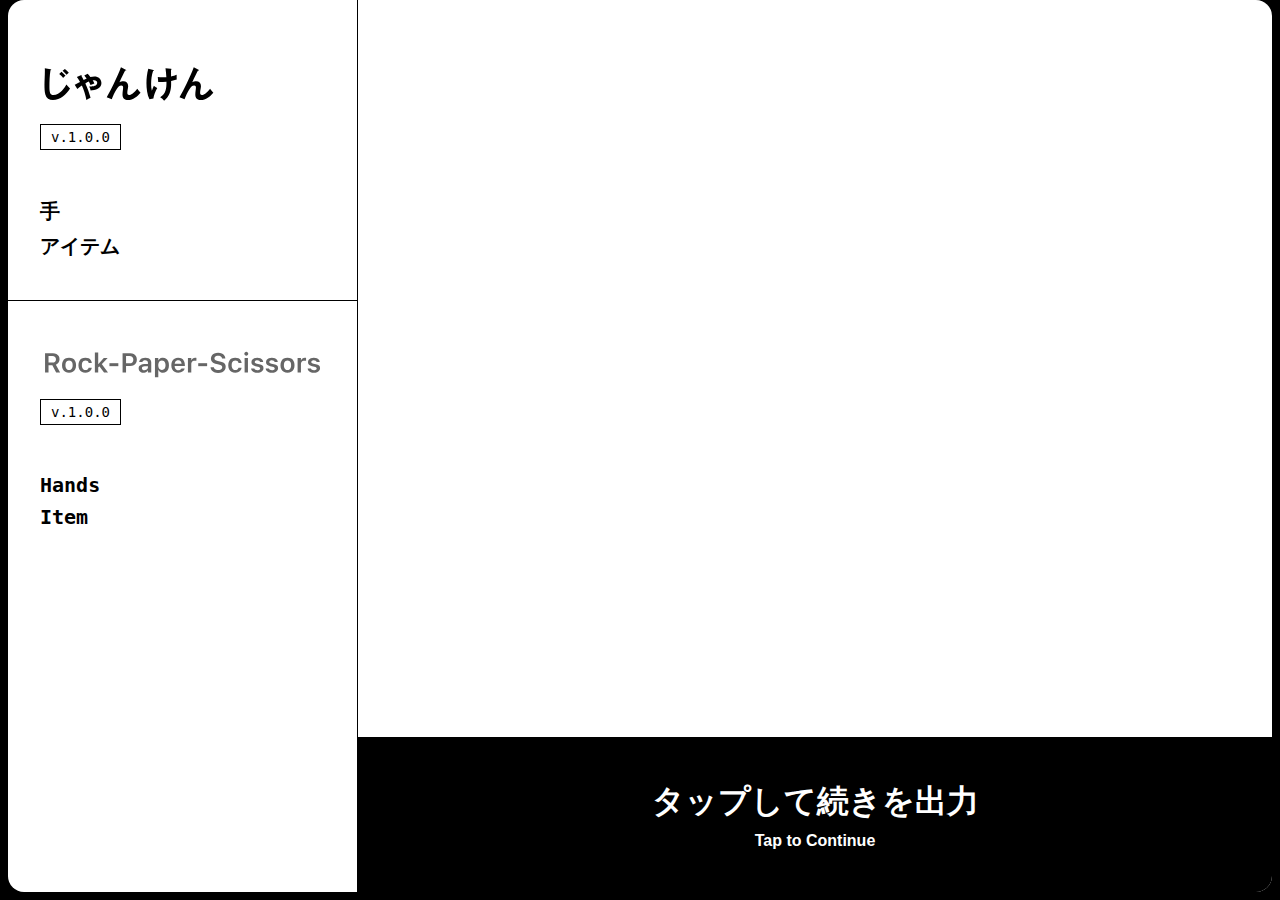
<file: index.html>
<!DOCTYPE html>
<html lang="ja">
<head>
  <meta charset="UTF-8">
  <meta name="viewport" content="width=device-width, initial-scale=1.0, user-scalable=no, maximum-scale=1.0, minimum-scale=1.0, viewport-fit=cover">
  <meta name="apple-mobile-web-app-capable" content="yes">
  <meta name="apple-mobile-web-app-status-bar-style" content="default">
  <meta name="mobile-web-app-capable" content="yes">
  <link rel="manifest" href="manifest.json">
  <title>完成しないゲーム</title>
  <link rel="stylesheet" href="styles.css">
</head>
<body>
  <div class="container">
    <!-- 左カラム：ゲーム情報 -->
    <aside class="left-panel">
      <!-- 日本語パート -->
      <div class="left-half left-half-ja">
        <div class="sticky-sentinel" data-for="ja"></div>
        <div class="left-half-header left-half-header-ja">
          <img class="title-ja" id="title-ja" src="assets/logo_ja.svg" alt="じゃんけん">
          <span class="game-version" id="game-version-ja"><span class="ver-label">v.</span><span class="ver-digits" id="ver-digits-ja">1.0.0</span></span>
        </div>
        <div class="left-half-body">
          <section class="game-section">
            <div class="section-label">手</div>
            <div class="section-content" id="hands-list-ja"></div>
          </section>
          <section class="game-section">
            <div class="section-label">アイテム</div>
            <div class="section-content" id="components-list-ja"></div>
          </section>
        </div>
        <!-- 区切り線（日本語セクション内に配置してstickyの固定範囲を拡張） -->
        <div class="left-panel-divider"></div>
      </div>

      <!-- 英語パート -->
      <div class="left-half left-half-en">
        <div class="sticky-sentinel" data-for="en"></div>
        <div class="left-half-header left-half-header-en">
          <img class="title-en" id="title-en" src="assets/logo_en.svg" alt="Rock-Paper-Scissors">
          <span class="game-version" id="game-version-en"><span class="ver-label">v.</span><span class="ver-digits" id="ver-digits-en">1.0.0</span></span>
        </div>
        <div class="left-half-body">
          <section class="game-section">
            <div class="section-label section-label-en">Hands</div>
            <div class="section-content" id="hands-list-en"></div>
          </section>
          <section class="game-section">
            <div class="section-label section-label-en">Item</div>
            <div class="section-content" id="components-list-en"></div>
          </section>
        </div>
      </div>
    </aside>

    <!-- 右カラム：ルールログ -->
    <main class="right-panel">
      <div class="rule-list" id="rule-list">
        <!-- ルールアイテムがここに追加される -->
      </div>

      <!-- 下部ボタン -->
      <div class="action-button-container idle" id="action-button-container">
        <div class="progress-fill" id="progress-fill"></div>
        <button class="action-button" id="action-button">
          <span class="button-ja">タップして続きを出力</span>
          <span class="button-en">Tap to Continue</span>
        </button>
      </div>
    </main>
  </div>

  <!-- デバッグパネル -->
  <div class="debug-panel" id="debug-panel" hidden>
    <div class="debug-header">
      <span>Debug Panel</span>
      <button id="debug-close">×</button>
    </div>
    <div class="debug-content">
      <div class="debug-buttons" style="margin-bottom: 12px;">
        <button id="debug-cache-clear" style="width: 100%; background: #c00;">Clear Cache & Reload</button>
      </div>

      <p class="debug-version">v<span id="debug-version">0.0.0</span></p>

      <div class="debug-section">
        <label>
          Speed（文字速度）: <span id="speed-value">8</span>
          <input type="range" id="speed-slider" min="1" max="100" value="8">
        </label>
        <label>
          Auto（自動更新間隔）: <span id="auto-generate-value">180</span>s
          <input type="range" id="auto-generate-slider" min="0" max="240" value="180">
        </label>
        <label>
          Duration（ゲージ所要時間）: <span id="gauge-duration-value">54</span>s
          <input type="range" id="gauge-duration-slider" min="1" max="120" value="54">
        </label>
      </div>

      <div class="debug-section">
        <div class="debug-section-title">状態</div>
        <p>Segment: <span id="debug-segment">0</span> / <span id="debug-total">0</span></p>
        <p>Status: <span id="debug-status">待機中</span></p>
      </div>

      <div class="debug-buttons">
        <button id="debug-reset">Reset</button>
      </div>
    </div>
  </div>

  <script src="app.js"></script>
</body>
</html>
</file>
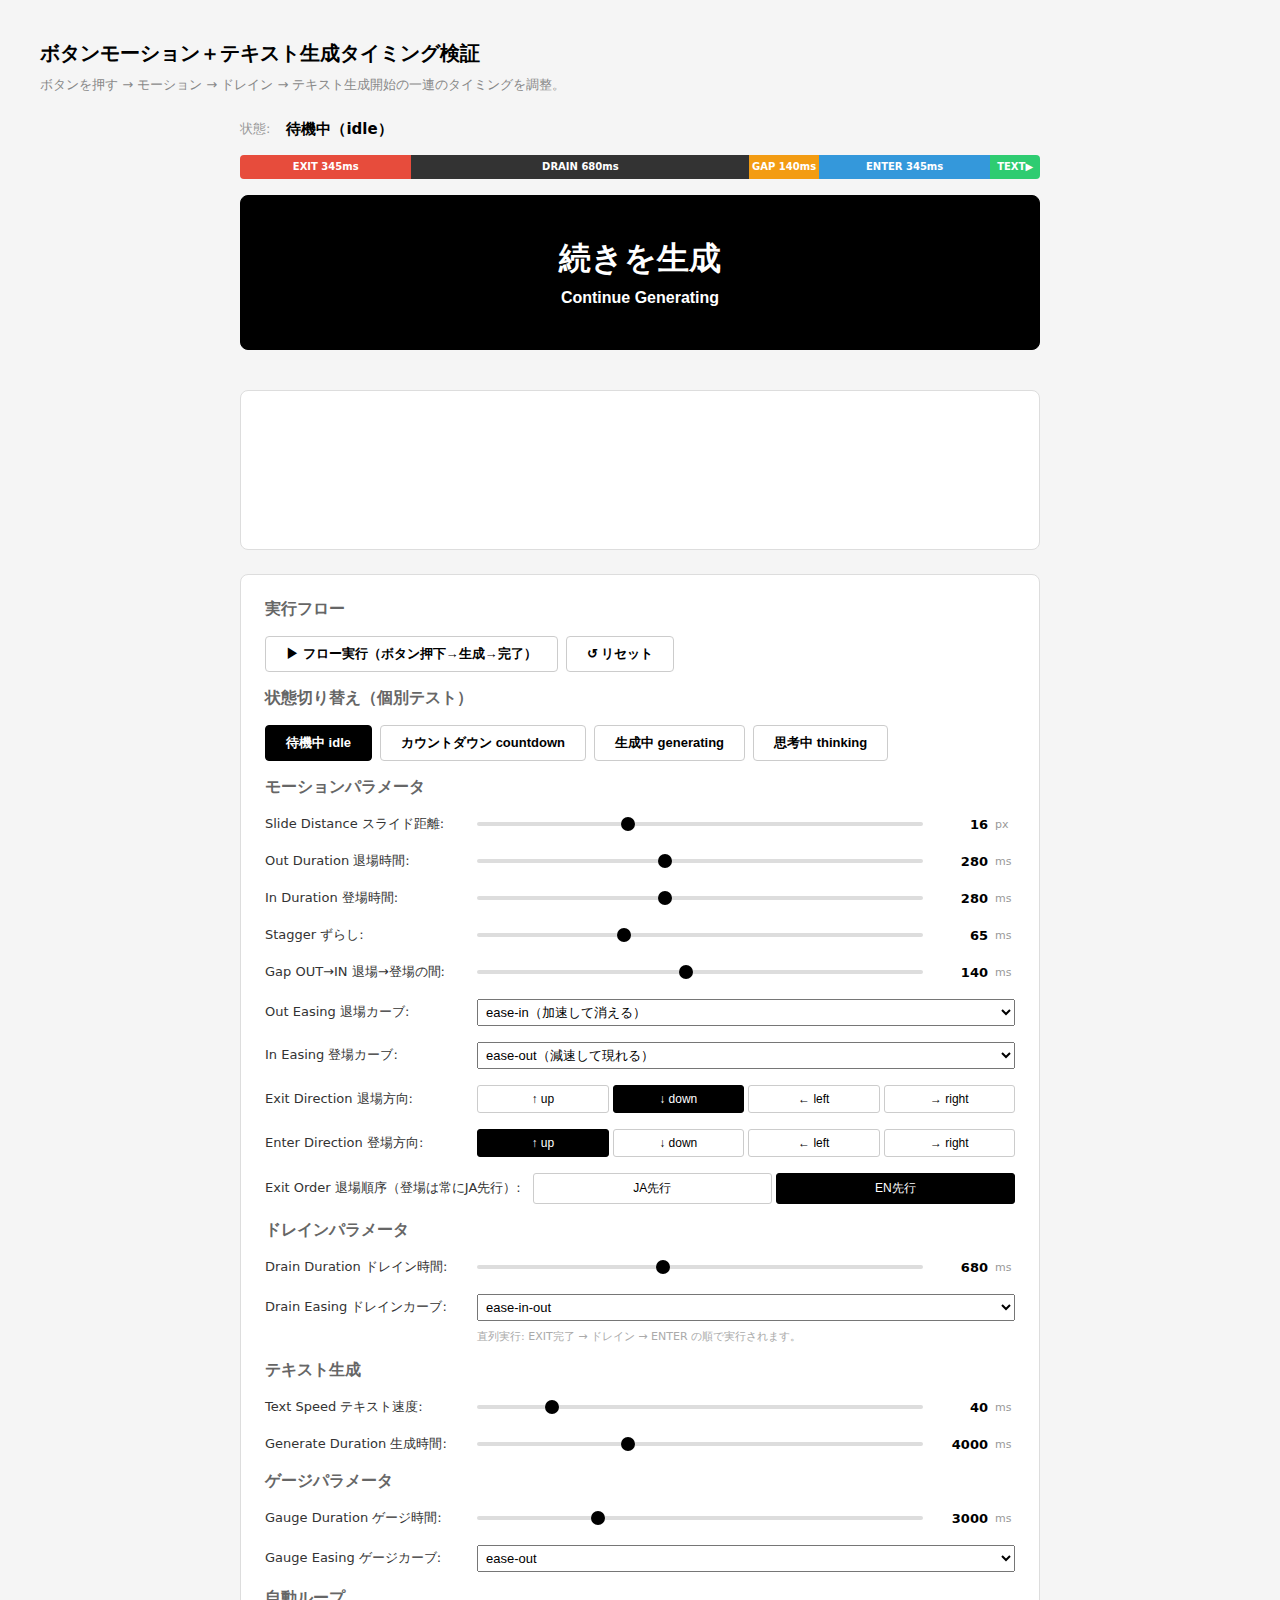
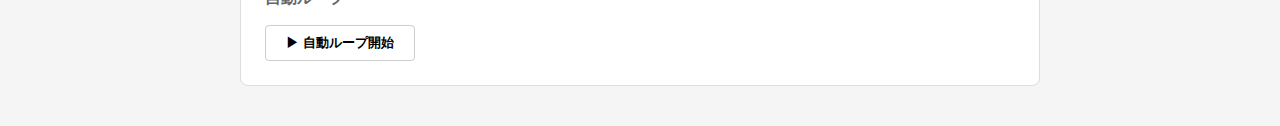
<file: button-motion-test.html>
<!DOCTYPE html>
<html lang="ja">
<head>
<meta charset="UTF-8">
<meta name="viewport" content="width=device-width, initial-scale=1.0">
<title>ボタンテキスト切り替えモーション検証</title>
<style>
* { margin: 0; padding: 0; box-sizing: border-box; }

body {
  font-family: -apple-system, BlinkMacSystemFont, 'SF Pro', 'SF Pro Text', 'SF Pro Display', 'Noto Sans JP', system-ui, sans-serif;
  background: #f5f5f5;
  padding: 40px;
  color: #000;
}

h1 { font-size: 20px; margin-bottom: 8px; }
h2 { font-size: 16px; margin-top: 32px; margin-bottom: 12px; color: #666; }

.demo-description {
  font-size: 13px;
  color: #888;
  margin-bottom: 24px;
  line-height: 1.6;
}

/* ========================================
   ボタンコンテナ（本番と同じ構造）
   ======================================== */
.button-stage {
  width: 100%;
  max-width: 800px;
  margin: 0 auto 40px;
}

.action-button-container {
  position: relative;
  width: 100%;
  height: 155px;
  display: flex;
  align-items: center;
  justify-content: center;
  border: 1px solid #000;
  overflow: hidden;
  cursor: pointer;
  border-radius: 8px;
}

.action-button-container.idle {
  background: #000;
}

.action-button-container.generating-state {
  background: #fff;
}

.progress-fill {
  position: absolute;
  top: 0;
  left: 0;
  height: 100%;
  background: #000;
  width: 0%;
  z-index: 0;
}

.action-button {
  background: transparent;
  border: none;
  color: #FFFFFF;
  cursor: pointer;
  display: flex;
  flex-direction: column;
  align-items: center;
  gap: 8px;
  padding: 20px 40px;
  position: relative;
  z-index: 1;
  pointer-events: none;
  overflow: hidden;
}

.action-button .button-ja,
.action-button .button-en {
  display: block;
  transition: none;
}

.action-button .button-ja {
  font-size: 32px;
  font-weight: 700;
}

.action-button .button-en {
  font-size: 16px;
  font-weight: 700;
}

/* 生成中（styles.cssと同じ: ボタン自体のcolorを変更→子要素に継承） */
.action-button.generating {
  color: rgba(165, 165, 165, 0.6);
}

/* カウントダウン：tabular-numsで数字幅固定 */
.action-button .button-ja .countdown-time,
.action-button .button-en .countdown-time {
  font-variant-numeric: tabular-nums;
  display: inline-block;
  text-align: center;
  min-width: 3.5em;
}

/* ========================================
   テキスト生成プレビュー（ルールリスト模擬 — index.htmlと同じスタイル）
   ======================================== */
.text-preview {
  width: 100%;
  max-width: 800px;
  margin: 0 auto 24px;
  border: 1px solid #ddd;
  border-radius: 8px;
  background: #fff;
  min-height: 160px;
  max-height: 300px;
  overflow-y: auto;
  padding: 40px;
}
.text-preview .rule-item {
  display: flex;
  gap: 40px;
  align-items: flex-start;
}
.text-preview .rule-number {
  font-size: 32px;
  font-weight: 700;
  color: #999999;
  flex-shrink: 0;
  line-height: 1.5;
  min-width: 96px;
  text-align: left;
}
.text-preview .rule-content {
  flex: 1;
  display: flex;
  flex-direction: column;
  gap: 8px;
  line-height: 1.5;
}
.text-preview .rule-ja {
  font-size: 32px;
  font-weight: 700;
  color: #000000;
}
.text-preview .rule-en {
  font-size: 16px;
  font-weight: 600;
  color: #000000;
}
/* 生成中のグレー表示（styles.cssと同じ） */
.text-preview .rule-ja.generating {
  color: rgba(165, 165, 165, 0.6);
}
.text-preview .rule-en.generating {
  color: rgba(165, 165, 165, 0.6);
}
.text-preview .rule-number.generating {
  color: #999999;
}
.text-preview .caret {
  display: inline-block;
  width: 4px;
  height: 1em;
  background: #000000;
  vertical-align: middle;
  margin-left: 2px;
}
.text-preview .caret.generating {
  background: #000000;
}

/* ========================================
   コントロール
   ======================================== */
.controls {
  max-width: 800px;
  margin: 0 auto;
  background: #fff;
  border: 1px solid #ddd;
  border-radius: 8px;
  padding: 24px;
  display: flex;
  flex-direction: column;
  gap: 16px;
}

.control-row {
  display: flex;
  align-items: center;
  gap: 12px;
}

.control-row label {
  font-size: 13px;
  min-width: 200px;
  color: #333;
}

.control-row input[type="range"] {
  flex: 1;
  height: 4px;
  -webkit-appearance: none;
  appearance: none;
  background: #ddd;
  border-radius: 2px;
}

.control-row input[type="range"]::-webkit-slider-thumb {
  -webkit-appearance: none;
  width: 14px;
  height: 14px;
  background: #000;
  border-radius: 50%;
  cursor: pointer;
}

.control-row .val-group {
  display: flex;
  align-items: center;
  gap: 2px;
  min-width: 80px;
  justify-content: flex-end;
}
.control-row .val {
  font-size: 13px;
  font-weight: 600;
  width: 52px;
  text-align: right;
  font-variant-numeric: tabular-nums;
  border: 1px solid transparent;
  background: transparent;
  padding: 2px 4px;
  border-radius: 3px;
  outline: none;
  font-family: inherit;
  -moz-appearance: textfield;
}
.control-row .val:hover {
  border-color: #ccc;
}
.control-row .val:focus {
  border-color: #000;
  background: #fff;
}
.control-row .val::-webkit-inner-spin-button,
.control-row .val::-webkit-outer-spin-button {
  -webkit-appearance: none;
  margin: 0;
}
.control-row .unit {
  font-size: 11px;
  color: #999;
  min-width: 20px;
}

.buttons-row {
  display: flex;
  gap: 8px;
  flex-wrap: wrap;
}

.buttons-row button {
  font-size: 13px;
  padding: 8px 20px;
  border: 1px solid #ccc;
  background: #fff;
  cursor: pointer;
  border-radius: 4px;
  font-weight: 600;
}

.buttons-row button:hover {
  background: #f0f0f0;
}

.buttons-row button.active {
  background: #000;
  color: #fff;
  border-color: #000;
}

/* ========================================
   状態表示
   ======================================== */
.state-indicator {
  max-width: 800px;
  margin: 0 auto 16px;
  font-size: 13px;
  color: #999;
  display: flex;
  gap: 16px;
  align-items: center;
}

.state-indicator .current-state {
  font-weight: 700;
  color: #000;
  font-size: 15px;
}

/* タイムライン表示 */
.timeline-bar {
  max-width: 800px;
  margin: 0 auto 16px;
  height: 24px;
  background: #eee;
  border-radius: 4px;
  position: relative;
  overflow: hidden;
  font-size: 10px;
}
.timeline-bar .tl-phase {
  position: absolute;
  top: 0;
  height: 100%;
  display: flex;
  align-items: center;
  justify-content: center;
  color: #fff;
  font-weight: 600;
  font-size: 10px;
  white-space: nowrap;
  overflow: hidden;
}
.timeline-bar .tl-exit { background: #e74c3c; }
.timeline-bar .tl-drain { background: #333; }
.timeline-bar .tl-gap { background: #f39c12; }
.timeline-bar .tl-enter { background: #3498db; }
.timeline-bar .tl-text-delay { background: #9b59b6; }
.timeline-bar .tl-text { background: #2ecc71; }
</style>
</head>
<body>

<h1>ボタンモーション＋テキスト生成タイミング検証</h1>
<p class="demo-description">
  ボタンを押す → モーション → ドレイン → テキスト生成開始の一連のタイミングを調整。
</p>

<div class="state-indicator">
  <span>状態:</span>
  <span class="current-state" id="current-state">待機中（idle）</span>
</div>

<!-- タイムラインバー -->
<div class="timeline-bar" id="timeline-bar"></div>

<div class="button-stage">
  <div class="action-button-container idle" id="btn-container">
    <div class="progress-fill" id="progress-fill"></div>
    <button class="action-button" id="action-button">
      <span class="button-ja" id="btn-ja">続きを生成</span>
      <span class="button-en" id="btn-en">Continue Generating</span>
    </button>
  </div>
</div>

<!-- テキスト生成プレビュー -->
<div class="text-preview" id="text-preview"></div>

<div class="controls">
  <h2 style="margin:0;">実行フロー</h2>
  <div class="buttons-row">
    <button id="btn-run-flow">▶ フロー実行（ボタン押下→生成→完了）</button>
    <button id="btn-reset">↺ リセット</button>
  </div>

  <h2 style="margin:0;">状態切り替え（個別テスト）</h2>
  <div class="buttons-row" id="state-buttons">
    <button class="active" data-state="idle">待機中 idle</button>
    <button data-state="countdown">カウントダウン countdown</button>
    <button data-state="generating">生成中 generating</button>
    <button data-state="thinking">思考中 thinking</button>
  </div>

  <h2 style="margin:0;">モーションパラメータ</h2>

  <div class="control-row">
    <label>Slide Distance スライド距離:</label>
    <input type="range" id="slider-distance" min="4" max="40" step="1" value="16">
    <span class="val-group"><input class="val" id="val-distance" value="16"><span class="unit">px</span></span>
  </div>

  <div class="control-row">
    <label>Out Duration 退場時間:</label>
    <input type="range" id="slider-out-duration" min="50" max="600" step="10" value="280">
    <span class="val-group"><input class="val" id="val-out-duration" value="280"><span class="unit">ms</span></span>
  </div>

  <div class="control-row">
    <label>In Duration 登場時間:</label>
    <input type="range" id="slider-in-duration" min="50" max="600" step="10" value="280">
    <span class="val-group"><input class="val" id="val-in-duration" value="280"><span class="unit">ms</span></span>
  </div>

  <div class="control-row">
    <label>Stagger ずらし:</label>
    <input type="range" id="slider-stagger" min="0" max="200" step="5" value="65">
    <span class="val-group"><input class="val" id="val-stagger" value="65"><span class="unit">ms</span></span>
  </div>

  <div class="control-row">
    <label>Gap OUT→IN 退場→登場の間:</label>
    <input type="range" id="slider-gap" min="0" max="300" step="10" value="140">
    <span class="val-group"><input class="val" id="val-gap" value="140"><span class="unit">ms</span></span>
  </div>

  <div class="control-row">
    <label>Out Easing 退場カーブ:</label>
    <select id="select-out-easing" style="flex:1; font-size:13px; padding:4px;">
      <option value="ease-in" selected>ease-in（加速して消える）</option>
      <option value="ease-out">ease-out（減速して消える）</option>
      <option value="ease-in-out">ease-in-out</option>
      <option value="linear">linear</option>
    </select>
  </div>

  <div class="control-row">
    <label>In Easing 登場カーブ:</label>
    <select id="select-in-easing" style="flex:1; font-size:13px; padding:4px;">
      <option value="ease-out" selected>ease-out（減速して現れる）</option>
      <option value="ease-in">ease-in（加速して現れる）</option>
      <option value="ease-in-out">ease-in-out</option>
      <option value="linear">linear</option>
      <option value="back-out">back-out（少しオーバーシュート）</option>
    </select>
  </div>

  <div class="control-row">
    <label>Exit Direction 退場方向:</label>
    <div style="flex:1; display:flex; gap:4px;" id="exit-dir-buttons">
      <button data-dir="up" style="flex:1;padding:6px;font-size:12px;border:1px solid #ccc;background:#fff;cursor:pointer;border-radius:3px;">↑ up</button>
      <button data-dir="down" class="active" style="flex:1;padding:6px;font-size:12px;border:1px solid #000;background:#000;color:#fff;cursor:pointer;border-radius:3px;">↓ down</button>
      <button data-dir="left" style="flex:1;padding:6px;font-size:12px;border:1px solid #ccc;background:#fff;cursor:pointer;border-radius:3px;">← left</button>
      <button data-dir="right" style="flex:1;padding:6px;font-size:12px;border:1px solid #ccc;background:#fff;cursor:pointer;border-radius:3px;">→ right</button>
    </div>
  </div>

  <div class="control-row">
    <label>Enter Direction 登場方向:</label>
    <div style="flex:1; display:flex; gap:4px;" id="enter-dir-buttons">
      <button data-dir="up" class="active" style="flex:1;padding:6px;font-size:12px;border:1px solid #000;background:#000;color:#fff;cursor:pointer;border-radius:3px;">↑ up</button>
      <button data-dir="down" style="flex:1;padding:6px;font-size:12px;border:1px solid #ccc;background:#fff;cursor:pointer;border-radius:3px;">↓ down</button>
      <button data-dir="left" style="flex:1;padding:6px;font-size:12px;border:1px solid #ccc;background:#fff;cursor:pointer;border-radius:3px;">← left</button>
      <button data-dir="right" style="flex:1;padding:6px;font-size:12px;border:1px solid #ccc;background:#fff;cursor:pointer;border-radius:3px;">→ right</button>
    </div>
  </div>

  <div class="control-row">
    <label>Exit Order 退場順序（登場は常にJA先行）:</label>
    <div style="flex:1; display:flex; gap:4px;" id="order-buttons">
      <button data-order="ja-first" style="flex:1;padding:6px;font-size:12px;border:1px solid #ccc;background:#fff;cursor:pointer;border-radius:3px;">JA先行</button>
      <button data-order="en-first" class="active" style="flex:1;padding:6px;font-size:12px;border:1px solid #000;background:#000;color:#fff;cursor:pointer;border-radius:3px;">EN先行</button>
    </div>
  </div>

  <h2 style="margin:0;">ドレインパラメータ</h2>

  <div class="control-row">
    <label>Drain Duration ドレイン時間:</label>
    <input type="range" id="slider-drain-duration" min="100" max="1500" step="10" value="680">
    <span class="val-group"><input class="val" id="val-drain-duration" value="680"><span class="unit">ms</span></span>
  </div>

  <div class="control-row">
    <label>Drain Easing ドレインカーブ:</label>
    <select id="select-drain-easing" style="flex:1; font-size:13px; padding:4px;">
      <option value="ease-in">ease-in（加速して消える）</option>
      <option value="ease-out">ease-out</option>
      <option value="ease-in-out" selected>ease-in-out</option>
      <option value="linear">linear</option>
    </select>
  </div>
  <p style="font-size:11px;color:#aaa;margin-top:-8px;padding-left:212px;">
    直列実行: EXIT完了 → ドレイン → ENTER の順で実行されます。
  </p>

  <h2 style="margin:0;">テキスト生成</h2>

  <div class="control-row">
    <label>Text Speed テキスト速度:</label>
    <input type="range" id="slider-text-speed" min="10" max="200" step="5" value="40">
    <span class="val-group"><input class="val" id="val-text-speed" value="40"><span class="unit">ms</span></span>
  </div>

  <div class="control-row">
    <label>Generate Duration 生成時間:</label>
    <input type="range" id="slider-gen-duration" min="1000" max="10000" step="500" value="4000">
    <span class="val-group"><input class="val" id="val-gen-duration" value="4000"><span class="unit">ms</span></span>
  </div>

  <h2 style="margin:0;">ゲージパラメータ</h2>

  <div class="control-row">
    <label>Gauge Duration ゲージ時間:</label>
    <input type="range" id="slider-gauge-duration" min="500" max="10000" step="100" value="3000">
    <span class="val-group"><input class="val" id="val-gauge-duration" value="3000"><span class="unit">ms</span></span>
  </div>

  <div class="control-row">
    <label>Gauge Easing ゲージカーブ:</label>
    <select id="select-gauge-easing" style="flex:1; font-size:13px; padding:4px;">
      <option value="linear">linear</option>
      <option value="ease-in">ease-in</option>
      <option value="ease-out" selected>ease-out</option>
      <option value="ease-in-out">ease-in-out</option>
    </select>
  </div>

  <h2 style="margin:0;">自動ループ</h2>
  <div class="buttons-row">
    <button id="btn-auto-loop">▶ 自動ループ開始</button>
  </div>
</div>

<script>
// ========================================
// 状態定義
// ========================================
const STATES = {
  idle: {
    ja: '続きを生成',
    en: 'Continue Generating',
    isIdle: true,
    countdown: false,
  },
  countdown: {
    ja: '自動更新まであと{time}',
    en: 'Auto-update in {time}',
    isIdle: true,
    countdown: true,
  },
  generating: {
    ja: 'ルール生成中...',
    en: 'Generating Rules...',
    isIdle: false,
    countdown: false,
  },
  thinking: {
    ja: '次のルールを思考中...',
    en: 'Thinking...',
    isIdle: false,
    countdown: false,
  },
};

let currentState = 'idle';
let isAnimating = false;
let autoLoopRunning = false;
let autoLoopTimer = null;
let flowRunning = false;  // フロー実行中フラグ
let textGenTimer = null;  // テキスト生成用タイマー

// ========================================
// DOM
// ========================================
const btnContainer = document.getElementById('btn-container');
const actionButton = document.getElementById('action-button');
const btnJa = document.getElementById('btn-ja');
const btnEn = document.getElementById('btn-en');
const progressFill = document.getElementById('progress-fill');
const stateIndicator = document.getElementById('current-state');
const textPreview = document.getElementById('text-preview');
const timelineBar = document.getElementById('timeline-bar');

// ========================================
// パラメータ
// ========================================
const motionConfig = {
  distance: 16,
  outDuration: 280,
  inDuration: 280,
  stagger: 65,
  gap: 140,
  outEasing: 'ease-in',
  inEasing: 'ease-out',
  exitDirection: 'down',
  enterDirection: 'up',
  jaFirst: false,
  // ドレイン
  drainDuration: 680,
  drainEasing: 'ease-in-out',
  // テキスト生成
  textSpeed: 40,         // 1文字あたりms
  genDuration: 4000,     // 生成時間（ゲージ基準）
  // ゲージ
  gaugeDuration: 3000,
  gaugeEasing: 'ease-out',
};

// Easing functions
const easingFns = {
  'linear': t => t,
  'ease-in': t => t * t,
  'ease-out': t => 1 - (1 - t) * (1 - t),
  'ease-in-out': t => t < 0.5 ? 2 * t * t : 1 - Math.pow(-2 * t + 2, 2) / 2,
  'back-out': t => {
    const c = 1.70158;
    return 1 + (c + 1) * Math.pow(t - 1, 3) + c * Math.pow(t - 1, 2);
  },
};

function directionToVector(dir, dist) {
  switch (dir) {
    case 'up':    return { x: 0, y: -dist };
    case 'down':  return { x: 0, y: dist };
    case 'left':  return { x: -dist, y: 0 };
    case 'right': return { x: dist, y: 0 };
    default:      return { x: 0, y: dist };
  }
}

function wait(ms) {
  return new Promise(r => setTimeout(r, ms));
}

// ========================================
// スライダー接続
// ========================================
const sliders = [
  { id: 'slider-distance', valId: 'val-distance', key: 'distance' },
  { id: 'slider-out-duration', valId: 'val-out-duration', key: 'outDuration' },
  { id: 'slider-in-duration', valId: 'val-in-duration', key: 'inDuration' },
  { id: 'slider-stagger', valId: 'val-stagger', key: 'stagger' },
  { id: 'slider-gap', valId: 'val-gap', key: 'gap' },
  { id: 'slider-drain-duration', valId: 'val-drain-duration', key: 'drainDuration' },
  { id: 'slider-text-speed', valId: 'val-text-speed', key: 'textSpeed' },
  { id: 'slider-gen-duration', valId: 'val-gen-duration', key: 'genDuration' },
  { id: 'slider-gauge-duration', valId: 'val-gauge-duration', key: 'gaugeDuration' },
];

sliders.forEach(({ id, valId, key }) => {
  const slider = document.getElementById(id);
  const valEl = document.getElementById(valId);
  slider.addEventListener('input', () => {
    motionConfig[key] = parseFloat(slider.value);
    valEl.value = slider.value;
    updateTimeline();
  });
  valEl.addEventListener('change', () => {
    const num = parseFloat(valEl.value);
    if (isNaN(num)) { valEl.value = slider.value; return; }
    const min = parseFloat(slider.min);
    const max = parseFloat(slider.max);
    const clamped = Math.min(max, Math.max(min, num));
    slider.value = clamped;
    motionConfig[key] = clamped;
    valEl.value = clamped;
    updateTimeline();
  });
  valEl.addEventListener('focus', () => valEl.select());
});

document.getElementById('select-out-easing').addEventListener('change', e => motionConfig.outEasing = e.target.value);
document.getElementById('select-in-easing').addEventListener('change', e => motionConfig.inEasing = e.target.value);
document.getElementById('select-drain-easing').addEventListener('change', e => motionConfig.drainEasing = e.target.value);
document.getElementById('select-gauge-easing').addEventListener('change', e => motionConfig.gaugeEasing = e.target.value);

// 方向ボタン
function setupDirButtons(containerId, configKey) {
  const el = document.getElementById(containerId);
  el.addEventListener('click', e => {
    const btn = e.target.closest('button[data-dir]');
    if (!btn) return;
    motionConfig[configKey] = btn.dataset.dir;
    el.querySelectorAll('button').forEach(b => {
      const isActive = b === btn;
      b.style.background = isActive ? '#000' : '#fff';
      b.style.color = isActive ? '#fff' : '#000';
      b.style.borderColor = isActive ? '#000' : '#ccc';
    });
  });
}
setupDirButtons('exit-dir-buttons', 'exitDirection');
setupDirButtons('enter-dir-buttons', 'enterDirection');

document.getElementById('order-buttons').addEventListener('click', e => {
  const btn = e.target.closest('button[data-order]');
  if (!btn) return;
  motionConfig.jaFirst = btn.dataset.order === 'ja-first';
  document.getElementById('order-buttons').querySelectorAll('button').forEach(b => {
    const isActive = b === btn;
    b.style.background = isActive ? '#000' : '#fff';
    b.style.color = isActive ? '#fff' : '#000';
    b.style.borderColor = isActive ? '#000' : '#ccc';
  });
});

// ========================================
// タイムライン表示
// ========================================
function updateTimeline() {
  const exitDur = motionConfig.outDuration + motionConfig.stagger;
  const drainDur = motionConfig.drainDuration;
  const gapDur = motionConfig.gap;
  const enterDur = motionConfig.inDuration + motionConfig.stagger;

  // 直列: EXIT → DRAIN → GAP → ENTER → TEXT START
  const drainStart = exitDur;
  const gapStart = drainStart + drainDur;
  const enterStart = gapStart + gapDur;
  const textStart = enterStart + enterDur;
  const totalDur = textStart + 100; // テキスト開始マーカー分

  const phases = [
    { cls: 'tl-exit', start: 0, dur: exitDur, label: `EXIT ${exitDur}ms` },
    { cls: 'tl-drain', start: drainStart, dur: drainDur, label: `DRAIN ${drainDur}ms` },
    { cls: 'tl-gap', start: gapStart, dur: gapDur, label: `GAP ${gapDur}ms` },
    { cls: 'tl-enter', start: enterStart, dur: enterDur, label: `ENTER ${enterDur}ms` },
    { cls: 'tl-text', start: textStart, dur: 100, label: `TEXT▶` },
  ];

  timelineBar.innerHTML = '';
  phases.forEach(p => {
    if (p.dur <= 0) return;
    const div = document.createElement('div');
    div.className = 'tl-phase ' + p.cls;
    div.style.left = (p.start / totalDur * 100) + '%';
    div.style.width = (p.dur / totalDur * 100) + '%';
    div.textContent = p.label;
    timelineBar.appendChild(div);
  });
}
updateTimeline();

// ========================================
// アニメーション
// ========================================
function animateElement(el, params) {
  return new Promise(resolve => {
    const start = performance.now();
    const { fromX = 0, toX = 0, fromY = 0, toY = 0, fromOpacity, toOpacity, duration, easing } = params;
    const easingFn = easingFns[easing] || easingFns['linear'];
    function loop(now) {
      const rawT = Math.min(1, (now - start) / duration);
      const t = easingFn(rawT);
      el.style.transform = `translate(${fromX + (toX - fromX) * t}px, ${fromY + (toY - fromY) * t}px)`;
      el.style.opacity = fromOpacity + (toOpacity - fromOpacity) * t;
      if (rawT < 1) requestAnimationFrame(loop);
      else resolve();
    }
    requestAnimationFrame(loop);
  });
}

// ========================================
// ドレインアニメーション（Promise返却、await可能）
// ========================================
function drainTransition(fromIdle) {
  return new Promise(resolve => {
    const dur = motionConfig.drainDuration;
    const easing = motionConfig.drainEasing;

    if (fromIdle) {
      // idle → generating: fill=100%で黒維持→.idle除去→ドレインで白露出
      progressFill.style.transition = '';
      progressFill.style.width = '100%';
      void progressFill.offsetWidth;
      btnContainer.classList.remove('idle');
      btnContainer.classList.add('generating-state');
      actionButton.classList.add('generating');
    } else {
      // generating → idle: .idle先付けで背景黒→ドレインでfill除去
      btnContainer.classList.add('idle');
      btnContainer.classList.remove('generating-state');
      actionButton.classList.remove('generating');
      if (parseFloat(progressFill.style.width) < 100) {
        progressFill.style.transition = '';
        progressFill.style.width = '100%';
        void progressFill.offsetWidth;
      }
    }

    progressFill.style.transition = `width ${dur}ms ${easing}`;
    progressFill.style.width = '0%';
    setTimeout(() => {
      progressFill.style.transition = '';
      resolve();
    }, dur);
  });
}

// ========================================
// テキストトランジション
// ========================================
async function transitionToState(newState, options = {}) {
  if (isAnimating) return;
  if (newState === currentState) return;
  isAnimating = true;

  const fromState = STATES[currentState];
  const toState = STATES[newState];
  const dist = motionConfig.distance;
  const exitVec = directionToVector(motionConfig.exitDirection, dist);
  const enterVec = directionToVector(motionConfig.enterDirection, dist);
  const wasIdle = fromState.isIdle;
  const toIdle = toState.isIdle;

  // ---- EXIT ----
  const exitFirst = motionConfig.jaFirst ? btnJa : btnEn;
  const exitSecond = motionConfig.jaFirst ? btnEn : btnJa;

  const exitP1 = animateElement(exitFirst, {
    toX: exitVec.x, toY: exitVec.y,
    fromOpacity: 1, toOpacity: 0,
    duration: motionConfig.outDuration,
    easing: motionConfig.outEasing,
  });
  await wait(motionConfig.stagger);
  const exitP2 = animateElement(exitSecond, {
    toX: exitVec.x, toY: exitVec.y,
    fromOpacity: 1, toOpacity: 0,
    duration: motionConfig.outDuration,
    easing: motionConfig.outEasing,
  });
  await exitP1;
  await exitP2;

  // ---- テキスト差し替え ----
  if (toState.countdown) {
    const timeStr = formatTime(countdownSeconds);
    btnJa.innerHTML = toState.ja.replace('{time}',
      `<span class="countdown-time" id="countdown-ja-time">${timeStr}</span>`);
    btnEn.innerHTML = toState.en.replace('{time}',
      `<span class="countdown-time" id="countdown-en-time">${timeStr}</span>`);
  } else {
    btnJa.textContent = toState.ja;
    btnEn.textContent = toState.en;
  }

  // ---- クラス切り替え＋ドレイン（直列）----
  if (wasIdle && !toIdle) {
    // idle → generating: fill=100%で黒維持→.idle除去→ドレインで白露出
    await drainTransition(true);
  } else if (!wasIdle && toIdle) {
    // generating → idle: .idle先付け→ドレインで黒に
    await drainTransition(false);
  } else if (toIdle) {
    actionButton.classList.remove('generating');
    btnContainer.classList.remove('generating-state');
    btnContainer.classList.add('idle');
  } else {
    actionButton.classList.add('generating');
    btnContainer.classList.add('generating-state');
    btnContainer.classList.remove('idle');
  }

  // カウントダウン管理
  if (toState.countdown) startCountdown();
  else stopCountdown();

  // 初期位置
  btnJa.style.transform = `translate(${-enterVec.x}px, ${-enterVec.y}px)`;
  btnJa.style.opacity = '0';
  btnEn.style.transform = `translate(${-enterVec.x}px, ${-enterVec.y}px)`;
  btnEn.style.opacity = '0';

  await wait(motionConfig.gap);

  // ---- ENTER ----
  const enterP1 = animateElement(btnJa, {
    fromX: -enterVec.x, fromY: -enterVec.y,
    fromOpacity: 0, toOpacity: 1,
    duration: motionConfig.inDuration,
    easing: motionConfig.inEasing,
  });
  await wait(motionConfig.stagger);
  const enterP2 = animateElement(btnEn, {
    fromX: -enterVec.x, fromY: -enterVec.y,
    fromOpacity: 0, toOpacity: 1,
    duration: motionConfig.inDuration,
    easing: motionConfig.inEasing,
  });
  await enterP1;
  await enterP2;

  // クリーンアップ
  btnJa.style.transform = '';
  btnJa.style.opacity = '';
  btnEn.style.transform = '';
  btnEn.style.opacity = '';

  currentState = newState;
  isAnimating = false;
  updateStateButtons();
  updateStateIndicator();
}

// ========================================
// テキスト生成シミュレーション
// ========================================
const DEMO_RULES = [
  {
    num: '#42',
    ja: 'ゲームの開始時、各プレイヤーは手札を5枚引き、そのうち2枚を場に伏せる。伏せたカードは、第三章の条件を満たすまで公開できない。',
    en: 'At the start of the game, each player draws 5 cards and places 2 of them face down on the field. Face-down cards cannot be revealed until the conditions of Chapter 3 are met.',
  },
];

let textGenCancelled = false;

function startTextGeneration() {
  textGenCancelled = false;
  textPreview.innerHTML = '';

  const rule = DEMO_RULES[0];
  const jaChars = rule.ja.split('');
  let idx = 0;

  // ルール構造を作成（index.htmlと同じDOM構造）
  const ruleItem = document.createElement('div');
  ruleItem.className = 'rule-item';

  const ruleNumber = document.createElement('span');
  ruleNumber.className = 'rule-number generating';
  ruleNumber.textContent = rule.num;

  const ruleContent = document.createElement('div');
  ruleContent.className = 'rule-content';

  const ruleJa = document.createElement('p');
  ruleJa.className = 'rule-ja generating';

  const ruleEn = document.createElement('p');
  ruleEn.className = 'rule-en generating';
  ruleEn.textContent = rule.en;
  ruleEn.style.display = 'none'; // 日本語タイプ完了後に表示

  ruleContent.appendChild(ruleJa);
  ruleContent.appendChild(ruleEn);
  ruleItem.appendChild(ruleNumber);
  ruleItem.appendChild(ruleContent);
  textPreview.appendChild(ruleItem);

  // キャレット追加
  const caret = document.createElement('span');
  caret.className = 'caret generating';
  ruleJa.appendChild(caret);

  function addChar() {
    if (textGenCancelled || idx >= jaChars.length) {
      // タイプ完了 → キャレット除去、英語表示、generatingクラス除去
      const c = ruleJa.querySelector('.caret');
      if (c) c.remove();
      ruleEn.style.display = '';
      ruleJa.classList.remove('generating');
      ruleEn.classList.remove('generating');
      ruleNumber.classList.remove('generating');
      return;
    }

    // キャレットの前に文字を挿入
    const c = ruleJa.querySelector('.caret');
    if (c) {
      ruleJa.insertBefore(document.createTextNode(jaChars[idx]), c);
    } else {
      ruleJa.appendChild(document.createTextNode(jaChars[idx]));
    }

    // スクロール追従
    textPreview.scrollTop = textPreview.scrollHeight;

    idx++;
    textGenTimer = setTimeout(addChar, motionConfig.textSpeed + Math.random() * motionConfig.textSpeed * 0.5);
  }

  addChar();
}

function stopTextGeneration() {
  textGenCancelled = true;
  if (textGenTimer) { clearTimeout(textGenTimer); textGenTimer = null; }
}

// ========================================
// フロー実行（ボタン押下→生成→完了の一連）
// ========================================
async function runFlow() {
  if (flowRunning || isAnimating) return;
  flowRunning = true;

  const flowBtn = document.getElementById('btn-run-flow');
  flowBtn.textContent = '■ 実行中...';
  flowBtn.classList.add('active');

  // 初期状態がidleでなければリセット
  if (currentState !== 'idle') {
    resetAll();
    await wait(100);
  }

  // 1. idle → generating（テキスト退場→ドレイン→テキスト出現、直列）
  await transitionToState('generating');

  // 2. モーション完了後にテキスト生成開始 + ゲージ増加
  startTextGeneration();
  await animateGauge(0, 100, motionConfig.gaugeDuration, motionConfig.gaugeEasing);

  // 3. 少し待つ
  await wait(500);

  // 4. テキスト生成停止
  stopTextGeneration();

  // 5. generating → idle（ドレイン付きモーション）
  // ゲージを利用: 現在100%なのでそこからドレイン
  await transitionToState('idle');

  flowBtn.textContent = '▶ フロー実行（ボタン押下→生成→完了）';
  flowBtn.classList.remove('active');
  flowRunning = false;
}

document.getElementById('btn-run-flow').addEventListener('click', runFlow);

// コンテナクリックでフロー実行
btnContainer.addEventListener('click', () => {
  if (currentState === 'idle' && !flowRunning) {
    runFlow();
  }
});

// ========================================
// リセット
// ========================================
function resetAll() {
  stopTextGeneration();
  stopGauge();
  stopCountdown();
  if (autoLoopTimer) clearTimeout(autoLoopTimer);
  autoLoopRunning = false;
  flowRunning = false;
  isAnimating = false;

  progressFill.style.transition = '';
  progressFill.style.width = '0%';
  btnContainer.classList.remove('generating-state');
  btnContainer.classList.add('idle');
  actionButton.classList.remove('generating');
  btnJa.textContent = STATES.idle.ja;
  btnEn.textContent = STATES.idle.en;
  btnJa.style.transform = '';
  btnJa.style.opacity = '';
  btnEn.style.transform = '';
  btnEn.style.opacity = '';
  currentState = 'idle';
  textPreview.innerHTML = '';
  updateStateButtons();
  updateStateIndicator();

  const loopBtn = document.getElementById('btn-auto-loop');
  loopBtn.textContent = '▶ 自動ループ開始';
  loopBtn.classList.remove('active');
  const flowBtn = document.getElementById('btn-run-flow');
  flowBtn.textContent = '▶ フロー実行（ボタン押下→生成→完了）';
  flowBtn.classList.remove('active');
}

document.getElementById('btn-reset').addEventListener('click', resetAll);

// ========================================
// 状態ボタン（個別テスト）
// ========================================
const stateButtonsContainer = document.getElementById('state-buttons');
stateButtonsContainer.addEventListener('click', e => {
  const btn = e.target.closest('button[data-state]');
  if (!btn || flowRunning) return;
  transitionToState(btn.dataset.state);
});

function updateStateButtons() {
  stateButtonsContainer.querySelectorAll('button').forEach(btn => {
    btn.classList.toggle('active', btn.dataset.state === currentState);
  });
}

function updateStateIndicator() {
  const labels = {
    idle: '待機中（idle）',
    countdown: 'カウントダウン（countdown）',
    generating: '生成中（generating）',
    thinking: '思考中（thinking）',
  };
  stateIndicator.textContent = labels[currentState] || currentState;
}

// ========================================
// ゲージアニメーション
// ========================================
let gaugeAnimId = null;

function animateGauge(from, to, duration, easing) {
  return new Promise(resolve => {
    if (gaugeAnimId) cancelAnimationFrame(gaugeAnimId);
    const easingFn = easingFns[easing] || easingFns['linear'];
    const startTime = performance.now();

    function tick(now) {
      const rawT = Math.min(1, (now - startTime) / duration);
      const t = easingFn(rawT);
      const val = from + (to - from) * t;
      progressFill.style.width = val + '%';
      if (rawT < 1) {
        gaugeAnimId = requestAnimationFrame(tick);
      } else {
        progressFill.style.width = to + '%';
        gaugeAnimId = null;
        resolve();
      }
    }
    gaugeAnimId = requestAnimationFrame(tick);
  });
}

function stopGauge() {
  if (gaugeAnimId) {
    cancelAnimationFrame(gaugeAnimId);
    gaugeAnimId = null;
  }
}

// ========================================
// カウントダウン
// ========================================
let countdownInterval = null;
let countdownSeconds = 120;
let countdownAutoReturn = true;
const COUNTDOWN_STARTS = [120, 60, 10];
let countdownStartIdx = 0;

function formatTime(seconds) {
  const m = Math.floor(seconds / 60);
  const s = seconds % 60;
  return `${m}:${String(s).padStart(2, '0')}`;
}

function startCountdown() {
  stopCountdown();
  countdownSeconds = COUNTDOWN_STARTS[countdownStartIdx];
  countdownStartIdx = (countdownStartIdx + 1) % COUNTDOWN_STARTS.length;
  const endSeconds = countdownSeconds - 10;
  updateCountdownDisplay();
  countdownInterval = setInterval(() => {
    countdownSeconds--;
    updateCountdownDisplay();
    if (countdownSeconds <= endSeconds || countdownSeconds <= 0) {
      stopCountdown();
      if (countdownAutoReturn && currentState === 'countdown') {
        transitionToState('idle');
      }
    }
  }, 1000);
}

function stopCountdown() {
  if (countdownInterval) {
    clearInterval(countdownInterval);
    countdownInterval = null;
  }
}

function updateCountdownDisplay() {
  const timeStr = formatTime(Math.max(0, countdownSeconds));
  const jaTime = document.getElementById('countdown-ja-time');
  const enTime = document.getElementById('countdown-en-time');
  if (jaTime) jaTime.textContent = timeStr;
  if (enTime) enTime.textContent = timeStr;
}

// ========================================
// 自動ループ
// ========================================
const stateOrder = ['idle', 'generating', 'idle'];

document.getElementById('btn-auto-loop').addEventListener('click', function() {
  if (autoLoopRunning) {
    autoLoopRunning = false;
    this.textContent = '▶ 自動ループ開始';
    this.classList.remove('active');
    if (autoLoopTimer) clearTimeout(autoLoopTimer);
    return;
  }

  autoLoopRunning = true;
  this.textContent = '■ 停止';
  this.classList.add('active');

  let step = 0;

  async function loop() {
    if (!autoLoopRunning) return;
    step = (step + 1) % stateOrder.length;
    const nextState = stateOrder[step];
    await transitionToState(nextState);
    if (!autoLoopRunning) return;
    autoLoopTimer = setTimeout(loop, 1500);
  }
  loop();
});

// ========================================
// 初期状態
// ========================================
// color は CSS で制御（.action-button = #FFFFFF, .action-button.generating = グレー）
// インラインスタイルで上書きしない

</script>
</body>
</html>
</file>
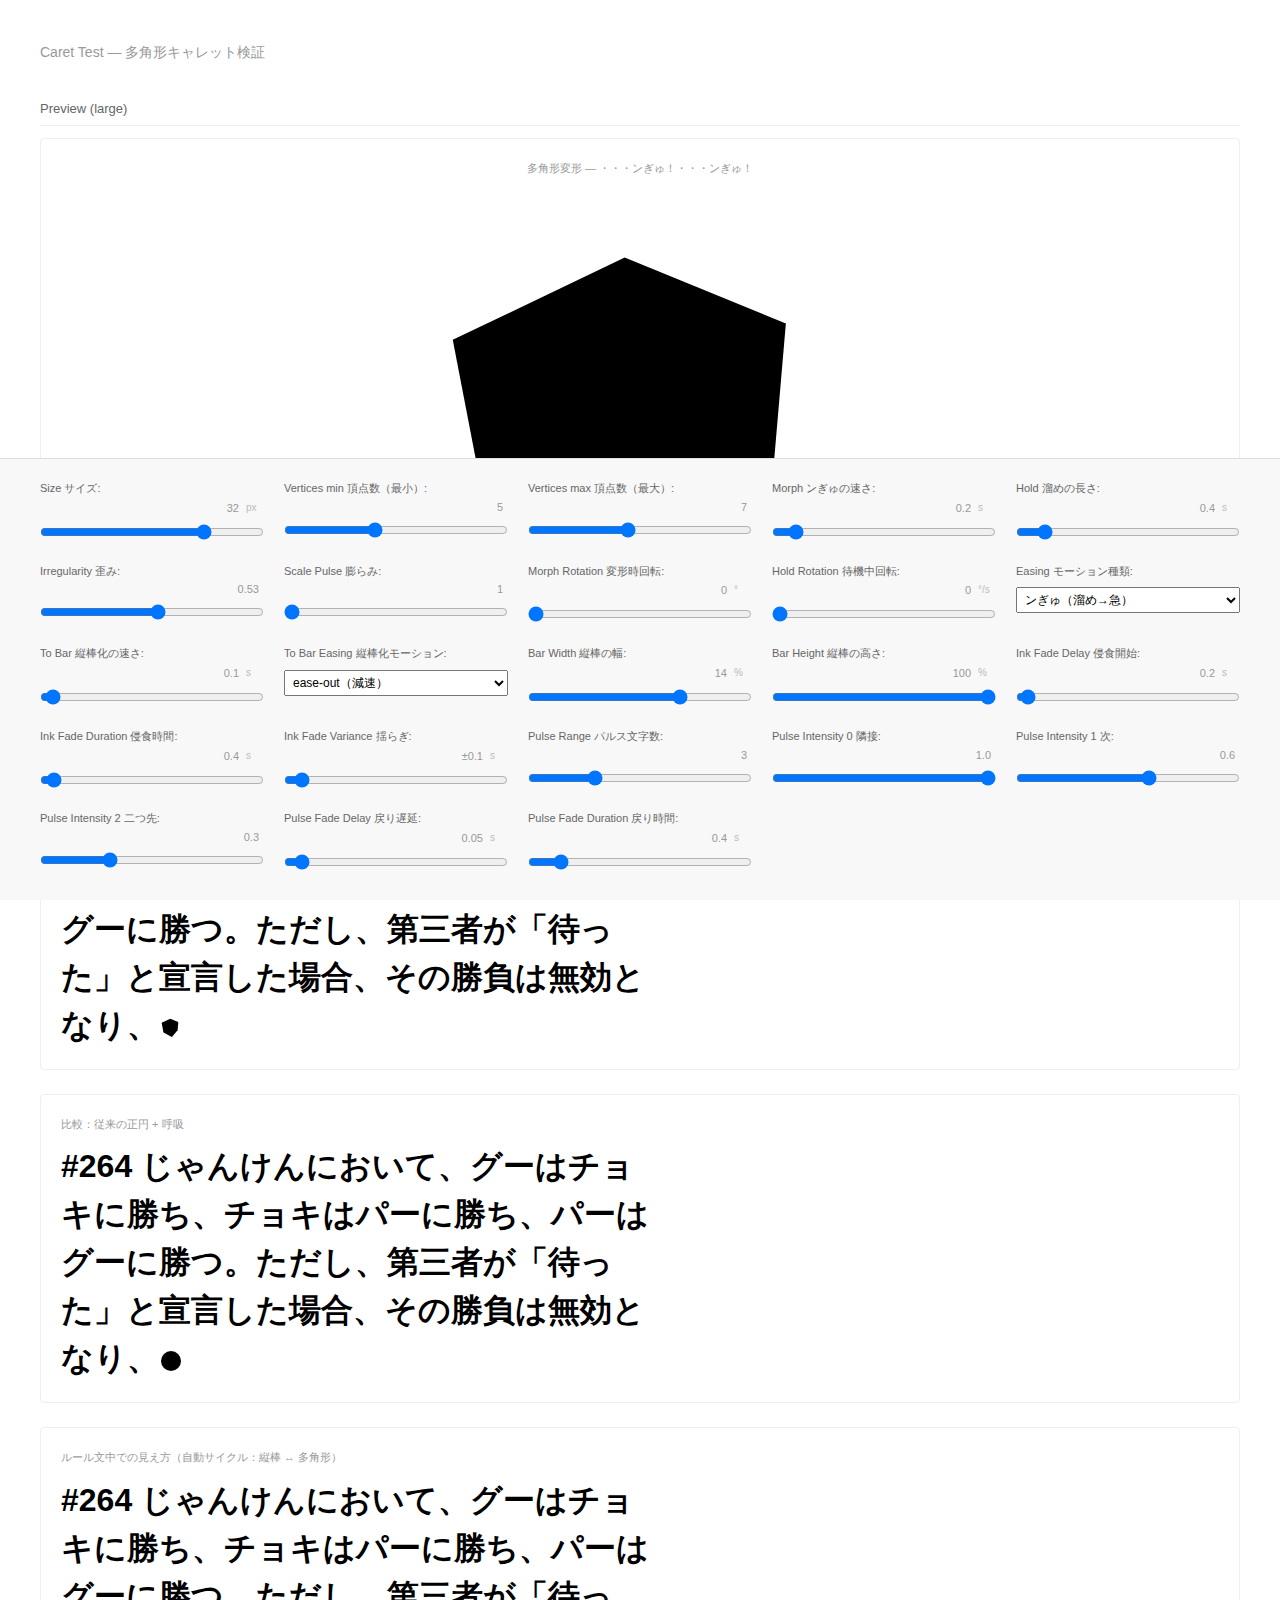
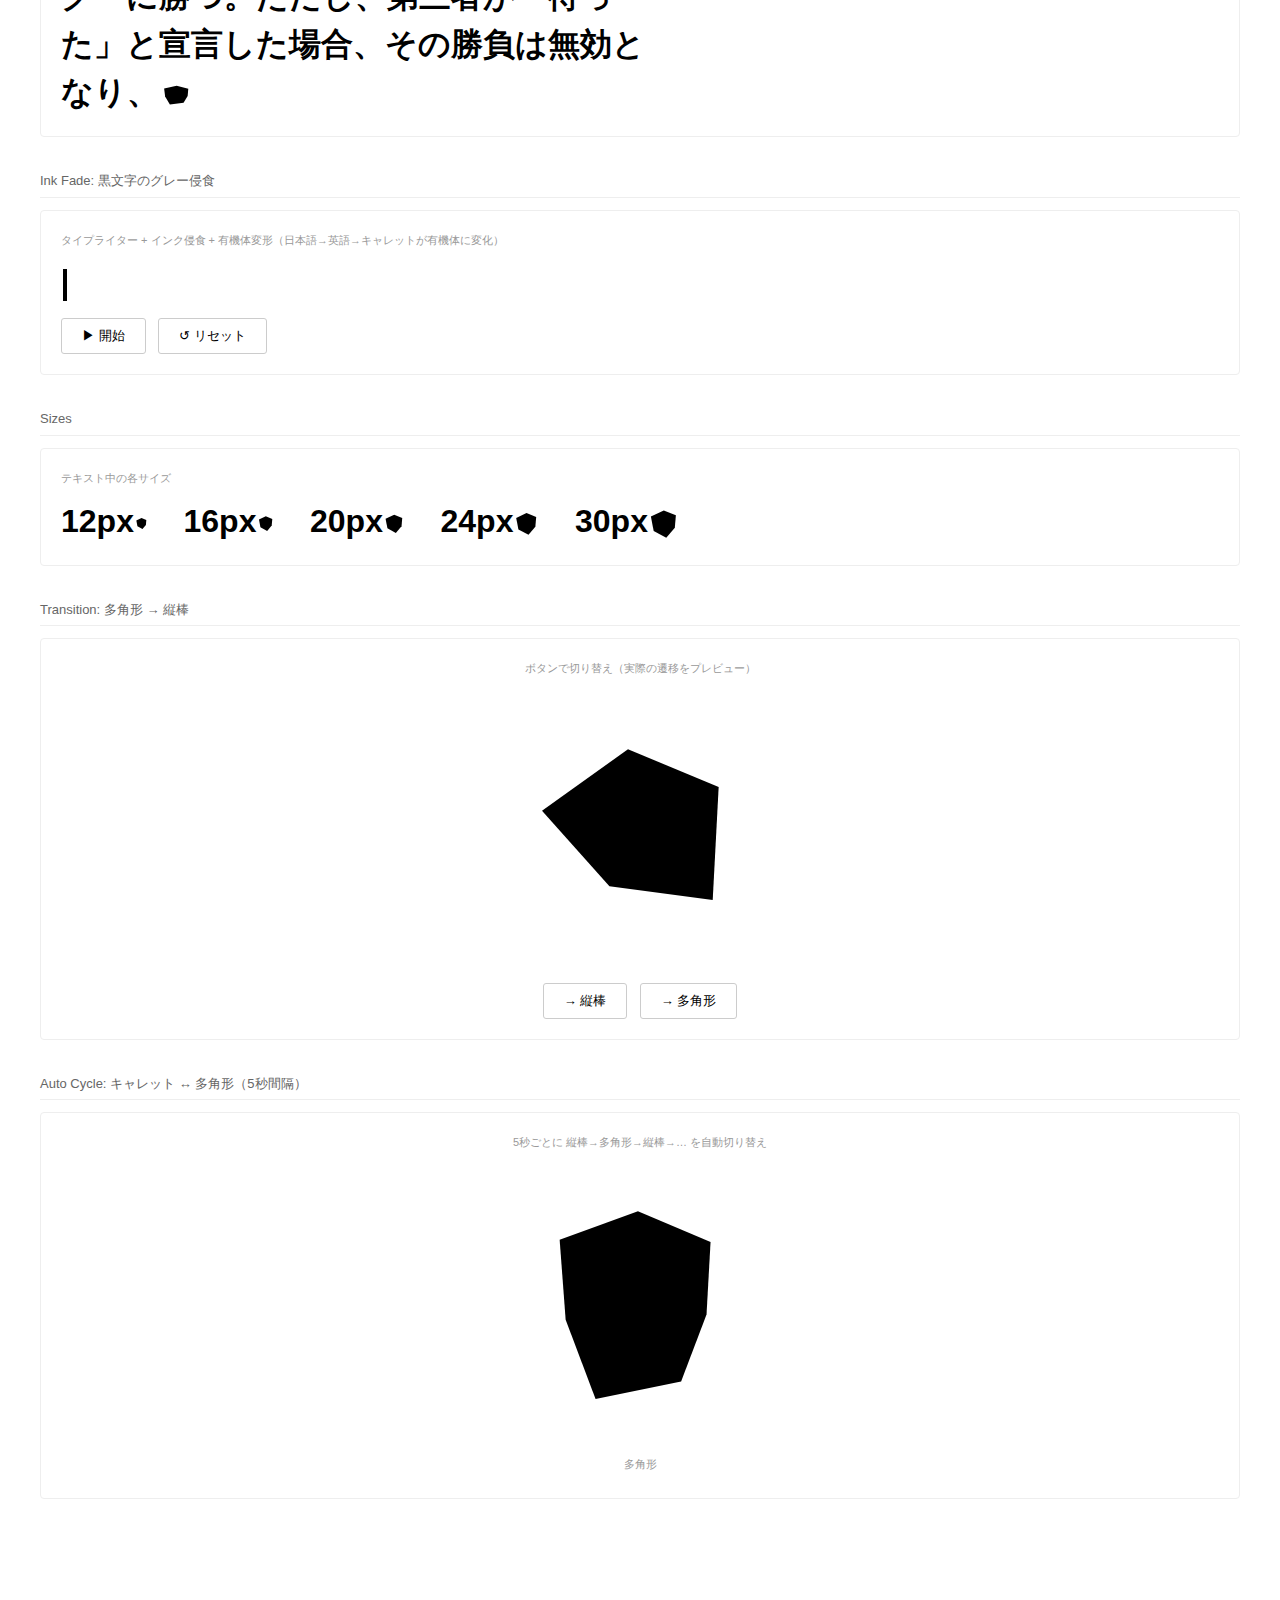
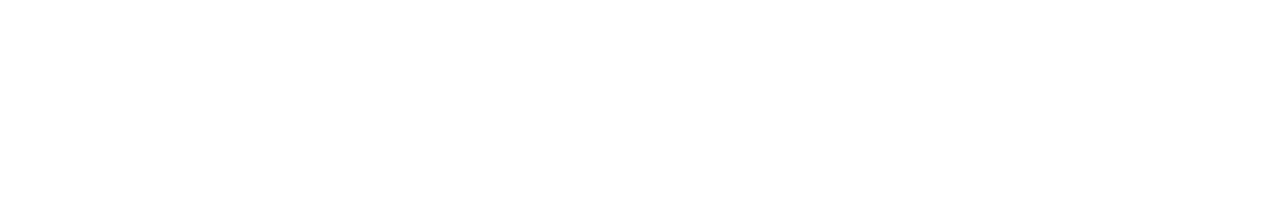
<file: caret-test.html>
<!DOCTYPE html>
<html lang="ja">
<head>
<meta charset="UTF-8">
<meta name="viewport" content="width=device-width, initial-scale=1.0">
<title>Caret Test</title>
<style>
  * { margin: 0; padding: 0; box-sizing: border-box; }
  body {
    font-family: 'SF Pro', 'Noto Sans JP', -apple-system, BlinkMacSystemFont, sans-serif;
    background: #fff;
    color: #000;
    padding: 40px;
    line-height: 1.8;
  }
  h1 { font-size: 14px; font-weight: normal; margin-bottom: 32px; color: #999; }
  h2 { font-size: 13px; font-weight: normal; margin: 32px 0 12px; color: #666; border-bottom: 1px solid #eee; padding-bottom: 4px; }

  /* ========== Caret Base ========== */
  .caret {
    display: inline-block;
    width: 4px;
    height: 1em;
    background: #000000;
    vertical-align: middle;
    margin-left: 2px;
    transition: width 0.3s, height 0.3s, border-radius 0.3s;
  }

  /* ========== Polygon Caret (thinking) ========== */
  .caret.thinking {
    width: var(--caret-size, 20px);
    height: var(--caret-size, 20px);
    border-radius: 0;
    animation: none;
    transition: none; /* JSがフレーム単位で制御 */
    /* clip-path is driven by JS */
  }

  .caret.generating {
    background: #999999;
  }

  /* ========== Original Circle (for comparison) ========== */
  .caret.thinking-circle {
    width: var(--caret-size, 20px);
    height: var(--caret-size, 20px);
    border-radius: 50%;
    animation: breathing var(--breathing-duration, 1.5s) ease-in-out infinite;
  }
  @keyframes breathing {
    0%, 100% { transform: scale(1); opacity: 1; }
    50% { transform: scale(1.2); opacity: 0.7; }
  }

  /* ========== Demo Layout ========== */
  .demo-section {
    margin-bottom: 24px;
    padding: 20px;
    border: 1px solid #eee;
    border-radius: 4px;
  }
  .demo-label {
    font-size: 11px;
    color: #999;
    margin-bottom: 8px;
  }
  .demo-text {
    font-size: 32px;
    font-weight: 700;
    line-height: 1.5;
  }

  /* ========== Controls ========== */
  .controls {
    position: fixed;
    bottom: 0;
    left: 0;
    right: 0;
    background: #f8f8f8;
    border-top: 1px solid #ddd;
    padding: 20px 40px;
    display: grid;
    grid-template-columns: repeat(auto-fit, minmax(200px, 1fr));
    gap: 12px 20px;
  }
  .control-group label {
    display: block;
    font-size: 11px;
    color: #666;
    margin-bottom: 4px;
  }
  .control-group input[type="range"] {
    width: 100%;
  }
  .control-group .val-group {
    display: flex;
    align-items: center;
    gap: 2px;
    justify-content: flex-end;
  }
  .control-group .value {
    font-size: 11px;
    color: #999;
    text-align: right;
    width: 48px;
    border: 1px solid transparent;
    background: transparent;
    padding: 1px 4px;
    border-radius: 3px;
    outline: none;
    font-family: inherit;
    font-variant-numeric: tabular-nums;
    -moz-appearance: textfield;
  }
  .control-group .value:hover {
    border-color: #ccc;
  }
  .control-group .value:focus {
    border-color: #000;
    background: #fff;
    color: #000;
  }
  .control-group .value::-webkit-inner-spin-button,
  .control-group .value::-webkit-outer-spin-button {
    -webkit-appearance: none;
    margin: 0;
  }
  .control-group .unit {
    font-size: 10px;
    color: #bbb;
    min-width: 18px;
  }

  .content { padding-bottom: 240px; }

  /* ========== Big preview ========== */
  .preview-large {
    display: inline-block;
    width: 400px;
    height: 400px;
    background: #000;
    vertical-align: middle;
  }
  .preview-large.generating { background: #999; }
</style>
</head>
<body>
<div class="content">
  <h1>Caret Test — 多角形キャレット検証</h1>

  <!-- 1. 大きめプレビュー -->
  <h2>Preview (large)</h2>
  <div class="demo-section" style="text-align: center;">
    <div class="demo-label">多角形変形 — ・・・ンぎゅ！・・・ンぎゅ！</div>
    <div style="padding: 40px;">
      <span class="preview-large" id="preview-large"></span>
    </div>
  </div>

  <!-- 2. テキスト文脈 -->
  <h2>In Context</h2>
  <div class="demo-section">
    <div class="demo-label">ルール文中での見え方（多角形）</div>
    <div class="demo-text" style="max-width: 600px;">
      #264 じゃんけんにおいて、グーはチョキに勝ち、チョキはパーに勝ち、パーはグーに勝つ。ただし、第三者が「待った」と宣言した場合、その勝負は無効となり、<span class="caret thinking" id="caret-context"></span>
    </div>
  </div>
  <div class="demo-section">
    <div class="demo-label">比較：従来の正円 + 呼吸</div>
    <div class="demo-text" style="max-width: 600px;">
      #264 じゃんけんにおいて、グーはチョキに勝ち、チョキはパーに勝ち、パーはグーに勝つ。ただし、第三者が「待った」と宣言した場合、その勝負は無効となり、<span class="caret thinking-circle" id="caret-circle"></span>
    </div>
  </div>

  <div class="demo-section">
    <div class="demo-label">ルール文中での見え方（自動サイクル：縦棒 ↔ 多角形）</div>
    <div class="demo-text" style="max-width: 600px;">
      #264 じゃんけんにおいて、グーはチョキに勝ち、チョキはパーに勝ち、パーはグーに勝つ。ただし、第三者が「待った」と宣言した場合、その勝負は無効となり、<span class="caret thinking" id="caret-autocycle-context"></span>
    </div>
  </div>

  <!-- Ink Fade: 黒→グレー侵食デモ -->
  <h2>Ink Fade: 黒文字のグレー侵食</h2>
  <div class="demo-section">
    <div class="demo-label">タイプライター + インク侵食 + 有機体変形（日本語→英語→キャレットが有機体に変化）</div>
    <div class="demo-text" id="inkfade-container" style="max-width: 600px; color: rgba(165, 165, 165, 0.6);">
      <span id="inkfade-text"></span><span class="caret" id="inkfade-caret" style="background:#000;"></span>
    </div>
    <div style="margin-top: 12px;">
      <button id="btn-inkfade-start" style="font-size:13px;padding:8px 20px;border:1px solid #ccc;background:#fff;cursor:pointer;border-radius:3px;margin-right:8px;">▶ 開始</button>
      <button id="btn-inkfade-reset" style="font-size:13px;padding:8px 20px;border:1px solid #ccc;background:#fff;cursor:pointer;border-radius:3px;">↺ リセット</button>
    </div>
  </div>

  <!-- 3. 複数サイズ -->
  <h2>Sizes</h2>
  <div class="demo-section">
    <div class="demo-label">テキスト中の各サイズ</div>
    <div class="demo-text">
      12px<span class="caret thinking" data-morph-size="12" style="width:12px;height:12px;"></span>
      &nbsp;&nbsp;
      16px<span class="caret thinking" data-morph-size="16" style="width:16px;height:16px;"></span>
      &nbsp;&nbsp;
      20px<span class="caret thinking" data-morph-size="20" style="width:20px;height:20px;"></span>
      &nbsp;&nbsp;
      24px<span class="caret thinking" data-morph-size="24" style="width:24px;height:24px;"></span>
      &nbsp;&nbsp;
      30px<span class="caret thinking" data-morph-size="30" style="width:30px;height:30px;"></span>
    </div>
  </div>

  <!-- 4. 多角形→縦棒トランジション -->
  <h2>Transition: 多角形 → 縦棒</h2>
  <div class="demo-section" style="text-align: center;">
    <div class="demo-label">ボタンで切り替え（実際の遷移をプレビュー）</div>
    <div style="padding: 40px;">
      <span class="preview-large" id="preview-transition" style="width:200px;height:200px;"></span>
    </div>
    <div style="margin-top: 16px;">
      <button id="btn-to-bar" style="font-size:13px;padding:8px 20px;border:1px solid #ccc;background:#fff;cursor:pointer;border-radius:3px;margin-right:8px;">→ 縦棒</button>
      <button id="btn-to-polygon" style="font-size:13px;padding:8px 20px;border:1px solid #ccc;background:#fff;cursor:pointer;border-radius:3px;">→ 多角形</button>
    </div>
  </div>

  <!-- 5. 自動サイクル：キャレット ↔ 多角形 -->
  <h2>Auto Cycle: キャレット ↔ 多角形（5秒間隔）</h2>
  <div class="demo-section" style="text-align: center;">
    <div class="demo-label">5秒ごとに 縦棒→多角形→縦棒→… を自動切り替え</div>
    <div style="padding: 40px;">
      <span class="preview-large" id="preview-autocycle" style="width:200px;height:200px;"></span>
    </div>
    <div style="margin-top: 8px;">
      <span id="autocycle-status" style="font-size:11px;color:#999;">多角形</span>
    </div>
  </div>
</div>

<!-- Controls -->
<div class="controls">
  <div class="control-group">
    <label>Size サイズ: <span class="val-group"><input class="value" id="val-size" value="32"><span class="unit">px</span></span></label>
    <input type="range" id="slider-size" min="8" max="40" value="32" step="1">
  </div>
  <div class="control-group">
    <label>Vertices min 頂点数（最小）: <span class="val-group"><input class="value" id="val-vmin" value="5"></span></label>
    <input type="range" id="slider-vmin" min="3" max="8" value="5" step="1">
  </div>
  <div class="control-group">
    <label>Vertices max 頂点数（最大）: <span class="val-group"><input class="value" id="val-vmax" value="7"></span></label>
    <input type="range" id="slider-vmax" min="3" max="12" value="7" step="1">
  </div>
  <div class="control-group">
    <label>Morph ンぎゅの速さ: <span class="val-group"><input class="value" id="val-morph" value="0.2"><span class="unit">s</span></span></label>
    <input type="range" id="slider-morph" min="0.05" max="2.0" value="0.2" step="0.05">
  </div>
  <div class="control-group">
    <label>Hold 溜めの長さ: <span class="val-group"><input class="value" id="val-hold" value="0.4"><span class="unit">s</span></span></label>
    <input type="range" id="slider-hold" min="0.0" max="4.0" value="0.4" step="0.1">
  </div>
  <div class="control-group">
    <label>Irregularity 歪み: <span class="val-group"><input class="value" id="val-irreg" value="0.53"></span></label>
    <input type="range" id="slider-irreg" min="0" max="1.0" value="0.53" step="0.01">
  </div>
  <div class="control-group">
    <label>Scale Pulse 膨らみ: <span class="val-group"><input class="value" id="val-scale" value="1"></span></label>
    <input type="range" id="slider-scale" min="1.0" max="1.3" value="1.0" step="0.01">
  </div>
  <div class="control-group">
    <label>Morph Rotation 変形時回転: <span class="val-group"><input class="value" id="val-rotate" value="0"><span class="unit">°</span></span></label>
    <input type="range" id="slider-rotate" min="0" max="90" value="0" step="1">
  </div>
  <div class="control-group">
    <label>Hold Rotation 待機中回転: <span class="val-group"><input class="value" id="val-holdrot" value="0"><span class="unit">°/s</span></span></label>
    <input type="range" id="slider-holdrot" min="0" max="180" value="0" step="1">
  </div>
  <div class="control-group">
    <label>Easing モーション種類:</label>
    <select id="select-easing" style="width:100%;font-size:12px;padding:4px;">
      <option value="ngyu">ンぎゅ（溜め→急）</option>
      <option value="linear">linear（等速）</option>
      <option value="ease-in">ease-in（加速）</option>
      <option value="ease-out">ease-out（減速）</option>
      <option value="ease-in-out">ease-in-out（加減速）</option>
      <option value="elastic">elastic（ビヨンビヨン）</option>
      <option value="back">back（引いてドン）</option>
      <option value="bounce">bounce（バウンス）</option>
    </select>
  </div>
  <div class="control-group">
    <label>To Bar 縦棒化の速さ: <span class="val-group"><input class="value" id="val-tobar" value="0.1"><span class="unit">s</span></span></label>
    <input type="range" id="slider-tobar" min="0.05" max="2.0" value="0.1" step="0.05">
  </div>
  <div class="control-group">
    <label>To Bar Easing 縦棒化モーション:</label>
    <select id="select-tobar-easing" style="width:100%;font-size:12px;padding:4px;">
      <option value="ease-out" selected>ease-out（減速）</option>
      <option value="ngyu">ンぎゅ（溜め→急）</option>
      <option value="linear">linear（等速）</option>
      <option value="ease-in">ease-in（加速）</option>
      <option value="ease-in-out">ease-in-out（加減速）</option>
      <option value="elastic">elastic（ビヨンビヨン）</option>
      <option value="back">back（引いてドン）</option>
      <option value="bounce">bounce（バウンス）</option>
    </select>
  </div>
  <div class="control-group">
    <label>Bar Width 縦棒の幅: <span class="val-group"><input class="value" id="val-barw" value="14"><span class="unit">%</span></span></label>
    <input type="range" id="slider-barw" min="0.5" max="20" value="14" step="0.5">
  </div>
  <div class="control-group">
    <label>Bar Height 縦棒の高さ: <span class="val-group"><input class="value" id="val-barh" value="100"><span class="unit">%</span></span></label>
    <input type="range" id="slider-barh" min="10" max="100" value="100" step="5">
  </div>
  <div class="control-group">
    <label>Ink Fade Delay 侵食開始: <span class="val-group"><input class="value" id="val-inkdelay" value="0.2"><span class="unit">s</span></span></label>
    <input type="range" id="slider-inkdelay" min="0" max="10.0" value="0.2" step="0.1">
  </div>
  <div class="control-group">
    <label>Ink Fade Duration 侵食時間: <span class="val-group"><input class="value" id="val-inkdur" value="0.4"><span class="unit">s</span></span></label>
    <input type="range" id="slider-inkdur" min="0.1" max="10.0" value="0.4" step="0.1">
  </div>
  <div class="control-group">
    <label>Ink Fade Variance 揺らぎ: <span class="val-group"><input class="value" id="val-inkvar" value="±0.1"><span class="unit">s</span></span></label>
    <input type="range" id="slider-inkvar" min="0" max="2.0" value="0.1" step="0.01">
  </div>
  <div class="control-group">
    <label>Pulse Range パルス文字数: <span class="val-group"><input class="value" id="val-pulserange" value="3"></span></label>
    <input type="range" id="slider-pulserange" min="1" max="8" value="3" step="1">
  </div>
  <div class="control-group">
    <label>Pulse Intensity 0 隣接: <span class="val-group"><input class="value" id="val-pulseint0" value="1.0"></span></label>
    <input type="range" id="slider-pulseint0" min="0" max="1.0" value="1.0" step="0.05">
  </div>
  <div class="control-group">
    <label>Pulse Intensity 1 次: <span class="val-group"><input class="value" id="val-pulseint1" value="0.6"></span></label>
    <input type="range" id="slider-pulseint1" min="0" max="1.0" value="0.6" step="0.05">
  </div>
  <div class="control-group">
    <label>Pulse Intensity 2 二つ先: <span class="val-group"><input class="value" id="val-pulseint2" value="0.3"></span></label>
    <input type="range" id="slider-pulseint2" min="0" max="1.0" value="0.3" step="0.05">
  </div>
  <div class="control-group">
    <label>Pulse Fade Delay 戻り遅延: <span class="val-group"><input class="value" id="val-pulsedelay" value="0.05"><span class="unit">s</span></span></label>
    <input type="range" id="slider-pulsedelay" min="0" max="1.0" value="0.05" step="0.01">
  </div>
  <div class="control-group">
    <label>Pulse Fade Duration 戻り時間: <span class="val-group"><input class="value" id="val-pulsedur" value="0.4"><span class="unit">s</span></span></label>
    <input type="range" id="slider-pulsedur" min="0.05" max="3.0" value="0.4" step="0.05">
  </div>
</div>

<script>
// ============================
// Morphing Polygon Caret
// ============================

// Config (driven by sliders)
const morphConfig = {
  size: 32,
  verticesMin: 5,
  verticesMax: 7,
  morphDuration: 200,   // ms, ンぎゅ！の速さ
  holdDuration: 400,    // ms, ・・・の溜め
  irregularity: 0.53,   // 0=正多角形, 1=中心まで凹む
  scalePulse: 1.0,      // 変形時の膨らみ
  rotation: 0,          // 変形ごとの回転角度
  holdRotation: 0,      // hold中の回転速度（°/s）
  easing: 'ngyu',       // easing種類
  // 多角形→縦棒トランジション
  toBarDuration: 100,   // ms
  toBarEasing: 'ease-out',
  barWidth: 14,          // 縦棒の幅（%）
  barHeight: 100,        // 縦棒の高さ（%）
  // インク侵食（黒→グレーフェード）
  inkFadeDelay: 200,     // 打った後フェード開始までの待ち（ms）
  inkFadeDuration: 400,  // フェード所要時間（ms）
  inkFadeVariance: 0.1,  // delay/durationの揺らぎ（±秒）
  inkFadeColor: 'rgba(165, 165, 165, 0.6)', // 最終色（generatingと同じ）
  // モーフパルス（再インク効果）
  morphPulseRange: 3,
  morphPulseIntensities: [1.0, 0.6, 0.3],
  morphPulseFadeDelay: 50,
  morphPulseFadeDuration: 400,
  morphPulseFadeVariance: 0.05,
};

// Generate a polygon with N vertices
// irregularity: 0 = regular polygon, 1 = vertices can reach center (concave)
function generatePolygon(n, irregularity = 0) {
  const points = [];
  const angleStep = (Math.PI * 2) / n;
  const baseRotation = Math.random() * Math.PI * 2;
  const rMin = 50 * (1 - irregularity);  // irregularity=0→50, =1→0(中心まで)
  for (let i = 0; i < n; i++) {
    const angle = baseRotation + angleStep * i;
    const r = rMin + Math.random() * (50 - rMin);
    const x = 50 + r * Math.cos(angle);
    const y = 50 + r * Math.sin(angle);
    points.push({ x, y });
  }
  return points;
}

// 多角形の面積を計算（Shoelace formula）
function polygonArea(points) {
  let area = 0;
  const n = points.length;
  for (let i = 0; i < n; i++) {
    const j = (i + 1) % n;
    area += points[i].x * points[j].y;
    area -= points[j].x * points[i].y;
  }
  return Math.abs(area) / 2;
}

// 面積を目標値にスケーリング（中心50,50基準）→ 0〜100に収める
function normalizeArea(points, targetArea) {
  const currentArea = polygonArea(points);
  if (currentArea < 0.01) return points;
  const scale = Math.sqrt(targetArea / currentArea);
  let scaled = points.map(p => ({
    x: 50 + (p.x - 50) * scale,
    y: 50 + (p.y - 50) * scale,
  }));

  // はみ出し防止：0〜100に収まるよう縮小
  const margin = 1; // 端から1%のマージン
  let maxDist = 0;
  for (const p of scaled) {
    maxDist = Math.max(maxDist,
      (p.x - 50) / (50 - margin),
      (50 - p.x) / (50 - margin),
      (p.y - 50) / (50 - margin),
      (50 - p.y) / (50 - margin),
    );
  }
  if (maxDist > 1) {
    scaled = scaled.map(p => ({
      x: 50 + (p.x - 50) / maxDist,
      y: 50 + (p.y - 50) / maxDist,
    }));
  }

  return scaled;
}

// 正N角形（irregularity=0, r=50）の面積 = 基準面積
const TARGET_AREA = 0.5 * 5 * 50 * 50 * Math.sin(2 * Math.PI / 5); // 正五角形の面積

// 頂点保持リサンプリング：元の頂点を必ず含み、辺の間を均等分割
function resamplePolygon(points, targetCount) {
  const n = points.length;
  if (n === targetCount) return points.map(p => ({ ...p }));
  if (n >= targetCount) return points.slice(0, targetCount).map(p => ({ ...p }));

  const extra = targetCount - n; // 追加する中間点の総数

  // 各辺の長さを計算
  const edgeLengths = [];
  let totalLen = 0;
  for (let i = 0; i < n; i++) {
    const next = points[(i + 1) % n];
    const dx = next.x - points[i].x;
    const dy = next.y - points[i].y;
    const len = Math.sqrt(dx * dx + dy * dy);
    edgeLengths.push(len);
    totalLen += len;
  }

  // 辺の長さに比例して中間点を配分
  const pointsPerEdge = edgeLengths.map(len =>
    totalLen > 0 ? Math.floor(extra * len / totalLen) : 0
  );

  // 端数調整：足りない分を長い辺から順に+1
  let assigned = pointsPerEdge.reduce((a, b) => a + b, 0);
  let remaining = extra - assigned;
  // 長さ順にソートしたインデックス
  const sortedEdges = edgeLengths.map((len, i) => ({ i, len }))
    .sort((a, b) => b.len - a.len);
  for (let k = 0; remaining > 0; k++, remaining--) {
    pointsPerEdge[sortedEdges[k % n].i]++;
  }

  // 結果構築：頂点 → 中間点 → 頂点 → 中間点 → ...
  const result = [];
  for (let i = 0; i < n; i++) {
    result.push({ ...points[i] }); // 元の頂点（必ず含む）
    const next = points[(i + 1) % n];
    const k = pointsPerEdge[i];
    for (let j = 1; j <= k; j++) {
      const t = j / (k + 1);
      result.push({
        x: points[i].x + (next.x - points[i].x) * t,
        y: points[i].y + (next.y - points[i].y) * t,
      });
    }
  }

  return result;
}

// 回転オフセット＋正逆両方向を試して、移動総距離が最小になる対応づけを見つける
function findBestRotation(a, b) {
  const n = a.length;
  let bestOffset = 0;
  let bestDist = Infinity;
  let bestReverse = false;

  // 正順と逆順の両方を試す
  for (let reverse = 0; reverse <= 1; reverse++) {
    const bArr = reverse ? [...b].reverse() : b;
    for (let offset = 0; offset < n; offset++) {
      let totalDist = 0;
      for (let i = 0; i < n; i++) {
        const j = (i + offset) % n;
        const dx = a[i].x - bArr[j].x;
        const dy = a[i].y - bArr[j].y;
        totalDist += dx * dx + dy * dy;
      }
      if (totalDist < bestDist) {
        bestDist = totalDist;
        bestOffset = offset;
        bestReverse = !!reverse;
      }
    }
  }

  const bFinal = bestReverse ? [...b].reverse() : b;
  const rotated = [];
  for (let i = 0; i < n; i++) {
    rotated.push({ ...bFinal[(i + bestOffset) % n] });
  }
  return rotated;
}

// Lerp between two point arrays (same length)
function lerpPolygons(a, b, t) {
  return a.map((p, i) => ({
    x: p.x + (b[i].x - p.x) * t,
    y: p.y + (b[i].y - p.y) * t,
  }));
}

// Convert points to clip-path string
function toClipPath(points) {
  return `polygon(${points.map(p => `${p.x.toFixed(3)}% ${p.y.toFixed(3)}%`).join(', ')})`;
}

// ============================
// Easing Functions
// ============================
const easings = {
  'ngyu':        t => Math.pow(t, 4),                                      // ・・・ンぎゅ！
  'linear':      t => t,                                                    // 等速
  'ease-in':     t => t * t,                                                // 加速
  'ease-out':    t => 1 - Math.pow(1 - t, 2),                              // 減速
  'ease-in-out': t => t < 0.5 ? 2 * t * t : 1 - Math.pow(-2 * t + 2, 2) / 2, // 加減速
  'elastic':     t => {                                                     // ビヨンビヨン
    if (t === 0 || t === 1) return t;
    return -Math.pow(2, 10 * t - 10) * Math.sin((t * 10 - 10.75) * (2 * Math.PI / 3));
  },
  'back':        t => {                                                     // 引いてドン
    const c = 1.70158;
    return (c + 1) * t * t * t - c * t * t;
  },
  'bounce':      t => {                                                     // バウンス
    const t2 = 1 - t;
    if (t2 < 1/2.75) return 1 - 7.5625 * t2 * t2;
    if (t2 < 2/2.75) return 1 - (7.5625 * (t2 - 1.5/2.75) * (t2 - 1.5/2.75) + 0.75);
    if (t2 < 2.5/2.75) return 1 - (7.5625 * (t2 - 2.25/2.75) * (t2 - 2.25/2.75) + 0.9375);
    return 1 - (7.5625 * (t2 - 2.625/2.75) * (t2 - 2.625/2.75) + 0.984375);
  },
};

function getEasing(t) {
  return (easings[morphConfig.easing] || easings['ngyu'])(t);
}

// ============================
// Animation State
// ============================

// Resolution for interpolation (max vertices we work with)
const RESOLUTION = 24;

let currentShapeRaw = null;   // 元の頂点（リサンプリング前）
let currentShape = null;      // リサンプリング済み（morph用）
let nextShape = null;
let currentN = 3;
let morphStartTime = 0;
let phase = 'hold'; // 'morph' or 'hold'
let holdStartTime = 0;
let currentRotation = 0;

// All elements to animate
function getMorphElements() {
  return document.querySelectorAll('.caret.thinking:not(#caret-autocycle-context), #preview-large');
}

function pickNextN() {
  const min = morphConfig.verticesMin;
  const max = morphConfig.verticesMax;
  let n;
  do {
    n = min + Math.floor(Math.random() * (max - min + 1));
  } while (n === currentN && max > min);
  return n;
}

function makeRawShape(n) {
  const raw = generatePolygon(n, morphConfig.irregularity);
  return normalizeArea(raw, TARGET_AREA);
}

function startNewMorph() {
  const nextN = pickNextN();

  if (!currentShapeRaw) {
    currentShapeRaw = makeRawShape(currentN);
  }

  const nextShapeRaw = makeRawShape(nextN);

  // モーフィング用にリサンプリング → 最適回転で頂点対応づけ
  currentShape = resamplePolygon(currentShapeRaw, RESOLUTION);
  const nextResampled = resamplePolygon(nextShapeRaw, RESOLUTION);
  nextShape = findBestRotation(currentShape, nextResampled);

  // 次のholdで使う生の形を保持
  currentShapeRaw = nextShapeRaw;
  currentN = nextN;
  morphStartTime = performance.now();
  phase = 'morph';
}

function animationLoop(time) {
  if (phase === 'hold') {
    const holdElapsed = time - holdStartTime;

    // hold中の回転
    if (morphConfig.holdRotation !== 0) {
      const holdDeg = currentRotation + (holdElapsed / 1000) * morphConfig.holdRotation;
      const clipPath = toClipPath(currentShapeRaw);
      getMorphElements().forEach(el => {
        el.style.clipPath = clipPath;
        el.style.transform = `scale(1) rotate(${holdDeg.toFixed(1)}deg)`;
      });
    }

    if (holdElapsed >= morphConfig.holdDuration) {
      // hold中に回った分をcurrentRotationに反映
      if (morphConfig.holdRotation !== 0) {
        currentRotation += (morphConfig.holdDuration / 1000) * morphConfig.holdRotation;
        currentRotation = currentRotation % 360;
      }
      startNewMorph();
    }
  }

  if (phase === 'morph') {
    const elapsed = time - morphStartTime;
    const rawT = Math.min(1, elapsed / morphConfig.morphDuration);
    const t = getEasing(rawT);

    const interpolated = lerpPolygons(currentShape, nextShape, t);
    const clipPath = toClipPath(interpolated);

    // Scale pulse: peaks at t=0.5
    const scaleFactor = 1 + (morphConfig.scalePulse - 1) * Math.sin(rawT * Math.PI);

    // Rotation
    const rotationDelta = morphConfig.rotation * rawT;

    getMorphElements().forEach(el => {
      el.style.clipPath = clipPath;
      el.style.transform = `scale(${scaleFactor.toFixed(3)}) rotate(${(currentRotation + rotationDelta).toFixed(1)}deg)`;
    });

    if (rawT >= 1) {
      // Morph complete — 元の頂点（リサンプリングなし）で描画 → シャープな角
      currentRotation = (currentRotation + morphConfig.rotation) % 360;
      phase = 'hold';
      holdStartTime = time;

      const clipPath = toClipPath(currentShapeRaw);
      getMorphElements().forEach(el => {
        el.style.clipPath = clipPath;
        el.style.transform = `scale(1) rotate(${currentRotation.toFixed(1)}deg)`;
      });
    }
  }

  requestAnimationFrame(animationLoop);
}

// Init — 元の頂点で描画（シャープ）
currentShapeRaw = makeRawShape(3);
const initClip = toClipPath(currentShapeRaw);
getMorphElements().forEach(el => {
  el.style.clipPath = initClip;
});
holdStartTime = performance.now();
requestAnimationFrame(animationLoop);

// ============================
// Slider Controls
// ============================

const sliderDefs = [
  { id: 'slider-size',    valId: 'val-size',    key: 'size',          unit: 'px', isInt: true },
  { id: 'slider-vmin',    valId: 'val-vmin',    key: 'verticesMin',   unit: '',   isInt: true },
  { id: 'slider-vmax',    valId: 'val-vmax',    key: 'verticesMax',   unit: '',   isInt: true },
  { id: 'slider-morph',   valId: 'val-morph',   key: 'morphDuration', unit: 's',  isInt: false, multiply: 1000 },
  { id: 'slider-hold',    valId: 'val-hold',    key: 'holdDuration',  unit: 's',  isInt: false, multiply: 1000 },
  { id: 'slider-irreg',   valId: 'val-irreg',   key: 'irregularity',  unit: '',   isInt: false },
  { id: 'slider-scale',   valId: 'val-scale',   key: 'scalePulse',    unit: '',   isInt: false },
  { id: 'slider-rotate',  valId: 'val-rotate',  key: 'rotation',      unit: '°',  isInt: true },
  { id: 'slider-holdrot', valId: 'val-holdrot', key: 'holdRotation',  unit: '°/s', isInt: true },
  { id: 'slider-tobar',   valId: 'val-tobar',   key: 'toBarDuration',  unit: 's',  isInt: false, multiply: 1000 },
  { id: 'slider-barw',    valId: 'val-barw',    key: 'barWidth',       unit: '%',  isInt: false },
  { id: 'slider-barh',    valId: 'val-barh',    key: 'barHeight',      unit: '%',  isInt: false },
  { id: 'slider-inkdelay', valId: 'val-inkdelay', key: 'inkFadeDelay',    unit: 's',  isInt: false, multiply: 1000 },
  { id: 'slider-inkdur',   valId: 'val-inkdur',   key: 'inkFadeDuration', unit: 's', isInt: false, multiply: 1000 },
  { id: 'slider-inkvar',   valId: 'val-inkvar',   key: 'inkFadeVariance', unit: 's', isInt: false, prefix: '±' },
  { id: 'slider-pulserange', valId: 'val-pulserange', key: 'morphPulseRange', unit: '', isInt: true },
  { id: 'slider-pulsedelay', valId: 'val-pulsedelay', key: 'morphPulseFadeDelay', unit: 's', isInt: false, multiply: 1000 },
  { id: 'slider-pulsedur',   valId: 'val-pulsedur',   key: 'morphPulseFadeDuration', unit: 's', isInt: false, multiply: 1000 },
];

// 表示値を生成するヘルパー（数値のみ、単位はHTML側で別表示）
function formatSliderVal(def, raw) {
  return (def.prefix || '') + raw;
}

sliderDefs.forEach(def => {
  const slider = document.getElementById(def.id);
  const valEl = document.getElementById(def.valId);

  // スライダー → パラメータ＋表示更新
  slider.addEventListener('input', () => {
    const raw = def.isInt ? parseInt(slider.value) : parseFloat(slider.value);
    valEl.value = formatSliderVal(def, slider.value);
    morphConfig[def.key] = def.multiply ? raw * def.multiply : raw;

    // Update caret sizes
    if (def.key === 'size') {
      document.documentElement.style.setProperty('--caret-size', raw + 'px');
    }

    // Ensure min <= max
    if (def.key === 'verticesMin') {
      const maxSlider = document.getElementById('slider-vmax');
      if (raw > parseInt(maxSlider.value)) {
        maxSlider.value = raw;
        morphConfig.verticesMax = raw;
        document.getElementById('val-vmax').value = raw;
      }
    }
    if (def.key === 'verticesMax') {
      const minSlider = document.getElementById('slider-vmin');
      if (raw < parseInt(minSlider.value)) {
        minSlider.value = raw;
        morphConfig.verticesMin = raw;
        document.getElementById('val-vmin').value = raw;
      }
    }
  });

  // テキスト入力 → スライダー＋パラメータ更新
  valEl.addEventListener('change', () => {
    const cleaned = valEl.value.replace(/[±]/g, '').trim();
    const num = parseFloat(cleaned);
    if (isNaN(num)) {
      const currentRaw = def.multiply ? morphConfig[def.key] / def.multiply : morphConfig[def.key];
      valEl.value = formatSliderVal(def, currentRaw);
      return;
    }
    const min = parseFloat(slider.min);
    const max = parseFloat(slider.max);
    const clamped = Math.min(max, Math.max(min, num));
    slider.value = clamped;
    morphConfig[def.key] = def.multiply ? clamped * def.multiply : clamped;
    valEl.value = formatSliderVal(def, clamped);

    // Update caret sizes
    if (def.key === 'size') {
      document.documentElement.style.setProperty('--caret-size', clamped + 'px');
    }
  });

  // フォーカスで全選択
  valEl.addEventListener('focus', () => valEl.select());
});

// Pulse Intensity スライダー（カスタムハンドラ）
[0, 1, 2].forEach(i => {
  const slider = document.getElementById(`slider-pulseint${i}`);
  const valEl = document.getElementById(`val-pulseint${i}`);
  slider.addEventListener('input', () => {
    const v = parseFloat(slider.value);
    valEl.value = v;
    morphConfig.morphPulseIntensities[i] = v;
  });
  valEl.addEventListener('change', () => {
    const num = parseFloat(valEl.value);
    if (isNaN(num)) { valEl.value = morphConfig.morphPulseIntensities[i]; return; }
    const clamped = Math.min(1, Math.max(0, num));
    slider.value = clamped;
    morphConfig.morphPulseIntensities[i] = clamped;
    valEl.value = clamped;
  });
  valEl.addEventListener('focus', () => valEl.select());
});

// Easing select
document.getElementById('select-easing').addEventListener('change', (e) => {
  morphConfig.easing = e.target.value;
});

// To Bar easing select
document.getElementById('select-tobar-easing').addEventListener('change', (e) => {
  morphConfig.toBarEasing = e.target.value;
});

// ============================
// Transition: 多角形 ↔ 縦棒
// ============================

const transEl = document.getElementById('preview-transition');
let transPhase = 'polygon'; // 'polygon', 'to-bar', 'bar', 'to-polygon'
let transStartTime = 0;
let transFromShape = null;
let transToShape = null;
let transShapeRaw = null;

// 縦棒の形（clip-pathの%で表現、morphConfigから動的に生成）
function getBarShape() {
  const w = morphConfig.barWidth / 2;
  const h = morphConfig.barHeight / 2;
  return [
    { x: 50 - w, y: 50 - h },
    { x: 50 + w, y: 50 - h },
    { x: 50 + w, y: 50 + h },
    { x: 50 - w, y: 50 + h },
  ];
}

// トランジション用のmorphアニメ（独立ループ）
function initTransition() {
  transShapeRaw = makeRawShape(morphConfig.verticesMin);
  const clip = toClipPath(transShapeRaw);
  transEl.style.clipPath = clip;
  transEl.style.transform = 'scale(1) rotate(0deg)';
}

function transitionAnimationLoop(time) {
  if (transPhase === 'to-bar' || transPhase === 'to-polygon') {
    const elapsed = time - transStartTime;
    const duration = transPhase === 'to-bar' ? morphConfig.toBarDuration : morphConfig.toBarDuration;
    const rawT = Math.min(1, elapsed / duration);
    const easingFn = easings[morphConfig.toBarEasing] || easings['ease-out'];
    const t = easingFn(rawT);

    const interpolated = lerpPolygons(transFromShape, transToShape, t);
    transEl.style.clipPath = toClipPath(interpolated);

    if (rawT >= 1) {
      if (transPhase === 'to-bar') {
        transPhase = 'bar';
        transEl.style.clipPath = toClipPath(getBarShape());
      } else {
        transPhase = 'polygon';
        transEl.style.clipPath = toClipPath(transShapeRaw);
      }
    }
  }

  requestAnimationFrame(transitionAnimationLoop);
}

initTransition();
requestAnimationFrame(transitionAnimationLoop);

// ボタン
document.getElementById('btn-to-bar').addEventListener('click', () => {
  if (transPhase !== 'polygon') return;
  const barShape = getBarShape();
  transFromShape = resamplePolygon(transShapeRaw, RESOLUTION);
  const barResampled = resamplePolygon(barShape, RESOLUTION);
  transToShape = findBestRotation(transFromShape, barResampled);
  transStartTime = performance.now();
  transPhase = 'to-bar';
});

document.getElementById('btn-to-polygon').addEventListener('click', () => {
  if (transPhase !== 'bar') return;
  transShapeRaw = makeRawShape(morphConfig.verticesMin + Math.floor(Math.random() * (morphConfig.verticesMax - morphConfig.verticesMin + 1)));
  const barShape = getBarShape();
  transFromShape = resamplePolygon(barShape, RESOLUTION);
  const polyResampled = resamplePolygon(transShapeRaw, RESOLUTION);
  transToShape = findBestRotation(transFromShape, polyResampled);
  transStartTime = performance.now();
  transPhase = 'to-polygon';
});

// ============================
// Auto Cycle: キャレット ↔ 多角形（5秒間隔）
// ============================

const autoCycleEl = document.getElementById('preview-autocycle');
const autoCycleContextEl = document.getElementById('caret-autocycle-context');
const autoCycleStatus = document.getElementById('autocycle-status');

// auto cycle対象の全要素を返す
function getAutoCycleElements() {
  return [autoCycleEl, autoCycleContextEl];
}
let acPhase = 'polygon';       // 'polygon', 'to-bar', 'bar', 'to-polygon'
let acStartTime = 0;
let acFromShape = null;
let acToShape = null;
let acShapeRaw = null;
let acHoldStart = 0;
// 多角形morph用
let acMorphPhase = 'hold';     // 'hold' or 'morph'
let acMorphStartTime = 0;
let acMorphHoldStart = 0;
let acCurrentShapeRaw = null;
let acCurrentShape = null;
let acNextShape = null;
let acCurrentN = 5;

const AC_CYCLE_INTERVAL = 5000; // 5秒

function acMakeRawShape(n) {
  const raw = generatePolygon(n, morphConfig.irregularity);
  return normalizeArea(raw, TARGET_AREA);
}

function acPickNextN() {
  const min = morphConfig.verticesMin;
  const max = morphConfig.verticesMax;
  let n;
  do {
    n = min + Math.floor(Math.random() * (max - min + 1));
  } while (n === acCurrentN && max > min);
  return n;
}

function acStartNewMorph(time) {
  const nextN = acPickNextN();
  if (!acCurrentShapeRaw) {
    acCurrentShapeRaw = acMakeRawShape(acCurrentN);
  }
  const nextShapeRaw = acMakeRawShape(nextN);
  acCurrentShape = resamplePolygon(acCurrentShapeRaw, RESOLUTION);
  const nextResampled = resamplePolygon(nextShapeRaw, RESOLUTION);
  acNextShape = findBestRotation(acCurrentShape, nextResampled);
  acCurrentShapeRaw = nextShapeRaw;
  acCurrentN = nextN;
  acMorphStartTime = time;
  acMorphPhase = 'morph';
}

// 初期化
function initAutoCycle() {
  acCurrentShapeRaw = acMakeRawShape(morphConfig.verticesMin);
  acShapeRaw = acCurrentShapeRaw;
  acCurrentN = morphConfig.verticesMin;
  const clip = toClipPath(acCurrentShapeRaw);
  getAutoCycleElements().forEach(el => {
    el.style.clipPath = clip;
    el.style.transform = 'scale(1) rotate(0deg)';
  });
  acPhase = 'polygon';
  acHoldStart = performance.now();
  acMorphPhase = 'hold';
  acMorphHoldStart = performance.now();
}

function acTransitionToBar(time) {
  const barShape = getBarShape();
  acFromShape = resamplePolygon(acCurrentShapeRaw, RESOLUTION);
  const barResampled = resamplePolygon(barShape, RESOLUTION);
  acToShape = findBestRotation(acFromShape, barResampled);
  acStartTime = time;
  acPhase = 'to-bar';
  acMorphPhase = 'hold'; // 多角形morphを止める
  autoCycleStatus.textContent = '→ 縦棒';
}

function acTransitionToPolygon(time) {
  acCurrentShapeRaw = acMakeRawShape(morphConfig.verticesMin + Math.floor(Math.random() * (morphConfig.verticesMax - morphConfig.verticesMin + 1)));
  acCurrentN = morphConfig.verticesMin;
  const barShape = getBarShape();
  acFromShape = resamplePolygon(barShape, RESOLUTION);
  const polyResampled = resamplePolygon(acCurrentShapeRaw, RESOLUTION);
  acToShape = findBestRotation(acFromShape, polyResampled);
  acStartTime = time;
  acPhase = 'to-polygon';
  autoCycleStatus.textContent = '→ 多角形';
}

// preview-large: clip-pathのみ（幅固定）
// インライン: clip-pathは常に「要素全幅で描画」、widthを変えて細さを表現
function acApplyStyle(clipPath, transform, widthPx) {
  getAutoCycleElements().forEach(el => {
    const isInline = !el.classList.contains('preview-large');
    el.style.clipPath = isInline ? undefined : clipPath; // インラインは別途設定
    el.style.transform = transform;
    if (!isInline) {
      el.style.clipPath = clipPath;
    }
  });
}

// インラインキャレット用：要素全幅を使い切るbar clip-path
function getFullWidthBarClipPath() {
  const h = morphConfig.barHeight / 2;
  return toClipPath([
    { x: 0, y: 50 - h },
    { x: 100, y: 50 - h },
    { x: 100, y: 50 + h },
    { x: 0, y: 50 + h },
  ]);
}

function getBarPixelWidth() {
  return morphConfig.barWidth / 100 * morphConfig.size;
}

function autoCycleAnimationLoop(time) {
  const fullSize = morphConfig.size;
  const barPx = getBarPixelWidth();

  // ── 多角形状態：morph loop + 5秒後に縦棒へ ──
  if (acPhase === 'polygon') {
    // 多角形morph（hold→morph繰り返し）
    if (acMorphPhase === 'hold') {
      const holdElapsed = time - acMorphHoldStart;
      if (holdElapsed >= morphConfig.holdDuration) {
        acStartNewMorph(time);
      }
    }
    if (acMorphPhase === 'morph') {
      const elapsed = time - acMorphStartTime;
      const rawT = Math.min(1, elapsed / morphConfig.morphDuration);
      const t = getEasing(rawT);
      const interpolated = lerpPolygons(acCurrentShape, acNextShape, t);
      const clipPath = toClipPath(interpolated);
      const scaleFactor = 1 + (morphConfig.scalePulse - 1) * Math.sin(rawT * Math.PI);
      const transformStr = `scale(${scaleFactor.toFixed(3)})`;

      // preview-large
      autoCycleEl.style.clipPath = clipPath;
      autoCycleEl.style.transform = transformStr;
      // インライン（多角形中はfullSize）
      autoCycleContextEl.style.clipPath = clipPath;
      autoCycleContextEl.style.transform = transformStr;
      autoCycleContextEl.style.width = fullSize + 'px';

      if (rawT >= 1) {
        acMorphPhase = 'hold';
        acMorphHoldStart = time;
        const holdClip = toClipPath(acCurrentShapeRaw);
        autoCycleEl.style.clipPath = holdClip;
        autoCycleEl.style.transform = 'scale(1)';
        autoCycleContextEl.style.clipPath = holdClip;
        autoCycleContextEl.style.transform = 'scale(1)';
        autoCycleContextEl.style.width = fullSize + 'px';
      }
    }

    // 5秒経ったら縦棒へ
    if (time - acHoldStart >= AC_CYCLE_INTERVAL) {
      acTransitionToBar(time);
    }
  }

  // ── 縦棒へ遷移中 ──
  if (acPhase === 'to-bar') {
    const elapsed = time - acStartTime;
    const rawT = Math.min(1, elapsed / morphConfig.toBarDuration);
    const easingFn = easings[morphConfig.toBarEasing] || easings['ease-out'];
    const t = easingFn(rawT);
    const interpolated = lerpPolygons(acFromShape, acToShape, t);

    // preview-large: clip-pathだけで変形
    autoCycleEl.style.clipPath = toClipPath(interpolated);
    autoCycleEl.style.transform = 'scale(1)';

    // インライン: widthを fullSize→barPx に縮小
    // width用のイージング：前半は幅をほぼ保ち、後半で急速に縮む
    // rawT^3 で遅延させ、形のモーフが先行して左寄せの印象を弱める
    const widthT = Math.pow(rawT, 3);
    const w = fullSize + (barPx - fullSize) * widthT;
    autoCycleContextEl.style.clipPath = toClipPath(interpolated);
    autoCycleContextEl.style.transform = 'scale(1)';
    autoCycleContextEl.style.width = w + 'px';

    if (rawT >= 1) {
      acPhase = 'bar';
      acHoldStart = time;
      // preview-large: barShape（元の%）
      autoCycleEl.style.clipPath = toClipPath(getBarShape());
      // インライン: 要素幅=barPx、clip-pathは全幅bar、ベースライン揃え
      autoCycleContextEl.style.clipPath = getFullWidthBarClipPath();
      autoCycleContextEl.style.width = barPx + 'px';
      autoCycleContextEl.style.height = '1em';
      autoCycleContextEl.style.verticalAlign = '-4px';
      autoCycleStatus.textContent = '縦棒';
    }
  }

  // ── 縦棒状態：5秒後に多角形へ ──
  if (acPhase === 'bar') {
    if (time - acHoldStart >= AC_CYCLE_INTERVAL) {
      acTransitionToPolygon(time);
    }
  }

  // ── 多角形へ遷移中 ──
  if (acPhase === 'to-polygon') {
    const elapsed = time - acStartTime;
    const rawT = Math.min(1, elapsed / morphConfig.toBarDuration);
    const easingFn = easings[morphConfig.toBarEasing] || easings['ease-out'];
    const t = easingFn(rawT);
    const interpolated = lerpPolygons(acFromShape, acToShape, t);

    // preview-large: clip-pathだけ
    autoCycleEl.style.clipPath = toClipPath(interpolated);
    autoCycleEl.style.transform = 'scale(1)';

    // インライン: widthを barPx→fullSize に拡大、height/alignを多角形用に戻す
    // width用のイージング：序盤で素早く広がり、形のモーフに先行させる
    // 1 - (1-rawT)^3 で最初に急拡大（to-barの逆カーブ）
    const widthT = 1 - Math.pow(1 - rawT, 3);
    const w = barPx + (fullSize - barPx) * widthT;
    autoCycleContextEl.style.clipPath = toClipPath(interpolated);
    autoCycleContextEl.style.transform = 'scale(1)';
    autoCycleContextEl.style.width = w + 'px';
    autoCycleContextEl.style.height = fullSize + 'px';
    autoCycleContextEl.style.verticalAlign = 'middle';

    if (rawT >= 1) {
      acPhase = 'polygon';
      acHoldStart = time;
      acMorphPhase = 'hold';
      acMorphHoldStart = time;
      const holdClip = toClipPath(acCurrentShapeRaw);
      autoCycleEl.style.clipPath = holdClip;
      autoCycleEl.style.transform = 'scale(1)';
      autoCycleContextEl.style.clipPath = holdClip;
      autoCycleContextEl.style.transform = 'scale(1)';
      autoCycleContextEl.style.width = fullSize + 'px';
      autoCycleContextEl.style.height = fullSize + 'px';
      autoCycleContextEl.style.verticalAlign = 'middle';
      autoCycleStatus.textContent = '多角形';
    }
  }

  requestAnimationFrame(autoCycleAnimationLoop);
}

initAutoCycle();
requestAnimationFrame(autoCycleAnimationLoop);

// ============================
// Ink Fade: 黒→グレー侵食デモ
// ============================

const INKFADE_SAMPLE_JA = '#264 じゃんけんにおいて、グーはチョキに勝ち、チョキはパーに勝ち、パーはグーに勝つ。ただし、第三者が「待った」と宣言した場合、その勝負は無効となり、再度じゃんけんを行わなければならない。';
const INKFADE_SAMPLE_EN = '#264 In rock-paper-scissors, rock beats scissors, scissors beats paper, and paper beats rock. However, if a third party declares "wait," the match is void, and the game must be replayed.';
const inkfadeTextEl = document.getElementById('inkfade-text');
const inkfadeCaret = document.getElementById('inkfade-caret');
let inkfadeRunning = false;
let inkfadeCharSpans = []; // { el, birthTime, delay, duration } — 各文字の生まれた時刻＋個別揺らぎ
let inkfadeMorphRunning = false;
let inkfadeMorphRAF = null;
let inkfadePulseItems = []; // { el, pulseTime, intensity, fadeDelay, fadeDuration }
let inkfadePulseRunning = false;

function inkfadeReset() {
  inkfadeRunning = false;
  inkfadeMorphRunning = false;
  inkfadePulseItems = [];
  inkfadePulseRunning = false;
  if (inkfadeMorphRAF) { cancelAnimationFrame(inkfadeMorphRAF); inkfadeMorphRAF = null; }
  inkfadeTextEl.innerHTML = '';
  inkfadeCharSpans = [];
  // キャレットをバー状態にリセット
  inkfadeCaret.style.display = '';
  inkfadeCaret.style.width = '';
  inkfadeCaret.style.height = '';
  inkfadeCaret.style.clipPath = '';
  inkfadeCaret.style.transform = '';
  inkfadeCaret.classList.remove('thinking');
}

// 文字ごとに揺らぎ付きのdelay/durationを生成
function inkfadeRandomize(base) {
  const v = morphConfig.inkFadeVariance * 1000; // 秒→ms
  return Math.max(0, base + (Math.random() * 2 - 1) * v);
}

// rAFで全文字の色を毎フレーム更新
function inkfadeFadeLoop(time) {
  if (!inkfadeRunning && inkfadeCharSpans.length === 0 && !inkfadeMorphRunning) return;

  for (const item of inkfadeCharSpans) {
    if (item.el._morphPulse) continue;
    const age = time - item.birthTime;

    if (age < item.delay) {
      // まだ黒のまま
      item.el.style.color = '#000';
    } else if (age < item.delay + item.duration) {
      // フェード中：黒 → グレーに補間
      const t = (age - item.delay) / item.duration;
      const r = Math.round(165 * t);
      const g = Math.round(165 * t);
      const b = Math.round(165 * t);
      const a = 1 - 0.4 * t; // 1.0 → 0.6
      item.el.style.color = `rgba(${r}, ${g}, ${b}, ${a})`;
    } else {
      // フェード完了
      item.el.style.color = morphConfig.inkFadeColor;
    }
  }

  requestAnimationFrame(inkfadeFadeLoop);
}

// タイプライター：1文字ずつ打つ
async function inkfadeTypeText(text) {
  for (let i = 0; i < text.length; i++) {
    if (!inkfadeRunning) break;

    const char = text[i];
    const span = document.createElement('span');
    span.textContent = char;
    span.style.color = '#000'; // 黒で生まれる

    // キャレットの前に挿入
    inkfadeTextEl.appendChild(span);

    inkfadeCharSpans.push({
      el: span,
      birthTime: performance.now(),
      delay: inkfadeRandomize(morphConfig.inkFadeDelay),
      duration: inkfadeRandomize(morphConfig.inkFadeDuration),
    });

    // タイプライター速度（簡易版：固定80ms + 句読点で長め）
    let charDelay = 80;
    if ('。．.'.includes(char)) charDelay = 500;
    else if ('、，,'.includes(char)) charDelay = 350;
    else if ('「『'.includes(char)) charDelay = 200;
    else if ('」』'.includes(char)) charDelay = 200;
    else if (char === ' ') charDelay = 40;

    await new Promise(r => setTimeout(r, charDelay));
  }
}

// モーフパルス（Ink Fadeデモ用）
function inkfadePulseRandomize(base) {
  const v = morphConfig.morphPulseFadeVariance * 1000;
  return Math.max(0, base + (Math.random() * 2 - 1) * v);
}

function inkfadePulseTrigger() {
  // caret-test.htmlではchar spanはinkfadeTextElの子、caretは外側の兄弟
  const range = morphConfig.morphPulseRange;
  const intensities = morphConfig.morphPulseIntensities;
  const spans = [];
  let node = inkfadeTextEl.lastChild;
  while (node && spans.length < range) {
    if (node.nodeType === 1 && node.tagName === 'SPAN') {
      spans.push(node);
    }
    node = node.previousSibling;
  }

  const now = performance.now();
  for (let i = 0; i < spans.length; i++) {
    const el = spans[i];
    const intensity = i < intensities.length ? intensities[i] : intensities[intensities.length - 1];
    const gray = Math.round(165 * (1 - intensity));
    const alpha = 0.6 + 0.4 * intensity;
    el.style.color = `rgba(${gray}, ${gray}, ${gray}, ${alpha})`;
    el._morphPulse = true;

    const existing = inkfadePulseItems.findIndex(item => item.el === el);
    const entry = {
      el,
      pulseTime: now,
      intensity,
      fadeDelay: inkfadePulseRandomize(morphConfig.morphPulseFadeDelay),
      fadeDuration: inkfadePulseRandomize(morphConfig.morphPulseFadeDuration),
    };
    if (existing >= 0) {
      inkfadePulseItems[existing] = entry;
    } else {
      inkfadePulseItems.push(entry);
    }
  }

  if (!inkfadePulseRunning && inkfadePulseItems.length > 0) {
    inkfadePulseRunning = true;
    requestAnimationFrame(inkfadePulseFadeLoop);
  }
}

function inkfadePulseFadeLoop(time) {
  if (inkfadePulseItems.length === 0) {
    inkfadePulseRunning = false;
    return;
  }

  let allDone = true;
  for (const item of inkfadePulseItems) {
    const age = time - item.pulseTime;
    const { intensity, fadeDelay, fadeDuration } = item;
    const pulseGray = Math.round(165 * (1 - intensity));
    const pulseAlpha = 0.6 + 0.4 * intensity;
    const targetGray = 165;
    const targetAlpha = 0.6;

    if (age < fadeDelay) {
      item.el.style.color = `rgba(${pulseGray}, ${pulseGray}, ${pulseGray}, ${pulseAlpha})`;
      allDone = false;
    } else if (age < fadeDelay + fadeDuration) {
      const t = (age - fadeDelay) / fadeDuration;
      const r = Math.round(pulseGray + (targetGray - pulseGray) * t);
      const a = pulseAlpha + (targetAlpha - pulseAlpha) * t;
      item.el.style.color = `rgba(${r}, ${r}, ${r}, ${a})`;
      allDone = false;
    } else {
      item.el.style.color = morphConfig.inkFadeColor;
      item.el._morphPulse = false;
    }
  }

  if (allDone) {
    inkfadePulseItems = [];
    inkfadePulseRunning = false;
    return;
  }

  requestAnimationFrame(inkfadePulseFadeLoop);
}

// Ink Fade デモ用：バー → 多角形トランジション（キャレット要素をモーフ）
function inkfadeStartMorph() {
  inkfadeMorphRunning = true;

  // キャレットを多角形モード（thinkingクラス）に
  inkfadeCaret.classList.add('thinking');
  inkfadeCaret.style.width = morphConfig.size + 'px';
  inkfadeCaret.style.height = morphConfig.size + 'px';
  inkfadeCaret.style.verticalAlign = 'middle';

  // まずバー→多角形トランジション
  const barShape = getBarShape();
  const targetShapeRaw = makeRawShape(morphConfig.verticesMin + Math.floor(Math.random() * (morphConfig.verticesMax - morphConfig.verticesMin + 1)));
  const barResampled = resamplePolygon(barShape, RESOLUTION);
  const polyResampled = resamplePolygon(targetShapeRaw, RESOLUTION);
  const polyAligned = findBestRotation(barResampled, polyResampled);

  const transStart = performance.now();
  let ifMorphCurrentShapeRaw = targetShapeRaw;
  let ifMorphCurrentN = morphConfig.verticesMin;
  let ifMorphPhase = 'transition'; // 'transition' → 'hold' → 'morph' → 'hold' → ...
  let ifMorphStartTime = 0;
  let ifMorphHoldStart = 0;
  let ifMorphCurrentShape = null;
  let ifMorphNextShape = null;

  function inkfadeMorphLoop(time) {
    if (!inkfadeMorphRunning) return;

    if (ifMorphPhase === 'transition') {
      // バー → 多角形トランジション
      const elapsed = time - transStart;
      const rawT = Math.min(1, elapsed / morphConfig.toBarDuration);
      const easingFn = easings[morphConfig.toBarEasing] || easings['ease-out'];
      const t = easingFn(rawT);

      // 幅もバー幅→フルサイズへ遷移
      const barPx = getBarPixelWidth();
      const fullSize = morphConfig.size;
      const widthT = 1 - Math.pow(1 - rawT, 3);
      const w = barPx + (fullSize - barPx) * widthT;
      inkfadeCaret.style.width = w + 'px';

      const interpolated = lerpPolygons(barResampled, polyAligned, t);
      inkfadeCaret.style.clipPath = toClipPath(interpolated);
      inkfadeCaret.style.transform = 'scale(1)';

      if (rawT >= 1) {
        ifMorphPhase = 'hold';
        ifMorphHoldStart = time;
        inkfadeCaret.style.clipPath = toClipPath(ifMorphCurrentShapeRaw);
        inkfadeCaret.style.width = fullSize + 'px';
      }
    }

    if (ifMorphPhase === 'hold') {
      const holdElapsed = time - ifMorphHoldStart;
      if (holdElapsed >= morphConfig.holdDuration) {
        // 次のモーフ開始
        const nextN = (() => {
          const min = morphConfig.verticesMin;
          const max = morphConfig.verticesMax;
          let n;
          do { n = min + Math.floor(Math.random() * (max - min + 1)); }
          while (n === ifMorphCurrentN && max > min);
          return n;
        })();
        const nextShapeRaw = makeRawShape(nextN);
        ifMorphCurrentShape = resamplePolygon(ifMorphCurrentShapeRaw, RESOLUTION);
        const nextResampled = resamplePolygon(nextShapeRaw, RESOLUTION);
        ifMorphNextShape = findBestRotation(ifMorphCurrentShape, nextResampled);
        ifMorphCurrentShapeRaw = nextShapeRaw;
        ifMorphCurrentN = nextN;
        ifMorphStartTime = time;
        ifMorphPhase = 'morph';
      }
    }

    if (ifMorphPhase === 'morph') {
      const elapsed = time - ifMorphStartTime;
      const rawT = Math.min(1, elapsed / morphConfig.morphDuration);
      const t = getEasing(rawT);
      const interpolated = lerpPolygons(ifMorphCurrentShape, ifMorphNextShape, t);
      const scaleFactor = 1 + (morphConfig.scalePulse - 1) * Math.sin(rawT * Math.PI);
      inkfadeCaret.style.clipPath = toClipPath(interpolated);
      inkfadeCaret.style.transform = `scale(${scaleFactor.toFixed(3)})`;

      if (rawT >= 1) {
        ifMorphPhase = 'hold';
        ifMorphHoldStart = time;
        inkfadePulseTrigger();
        inkfadeCaret.style.clipPath = toClipPath(ifMorphCurrentShapeRaw);
        inkfadeCaret.style.transform = 'scale(1)';
      }
    }

    inkfadeMorphRAF = requestAnimationFrame(inkfadeMorphLoop);
  }

  inkfadeMorphRAF = requestAnimationFrame(inkfadeMorphLoop);
}

async function inkfadeStart() {
  if (inkfadeRunning) return;
  inkfadeReset();
  inkfadeRunning = true;

  // フェードループ開始
  requestAnimationFrame(inkfadeFadeLoop);

  // 1. 日本語テキストをタイプ
  await inkfadeTypeText(INKFADE_SAMPLE_JA);
  if (!inkfadeRunning) return;

  // 2. 思考ポーズ（バーキャレットのまま少し間を置く）
  await new Promise(r => setTimeout(r, 800));
  if (!inkfadeRunning) return;

  // 3. 改行を入れて英語テキストをタイプ
  const br = document.createElement('br');
  inkfadeTextEl.appendChild(br);

  await inkfadeTypeText(INKFADE_SAMPLE_EN);
  if (!inkfadeRunning) return;

  // 4. テキスト完了 → 少し間を置いてから有機体（多角形）へ変形
  await new Promise(r => setTimeout(r, 600));
  if (!inkfadeRunning) return;

  // バー → 多角形モーフ開始
  inkfadeStartMorph();

  inkfadeRunning = false;
}

document.getElementById('btn-inkfade-start').addEventListener('click', inkfadeStart);
document.getElementById('btn-inkfade-reset').addEventListener('click', inkfadeReset);
</script>
</body>
</html>
</file>
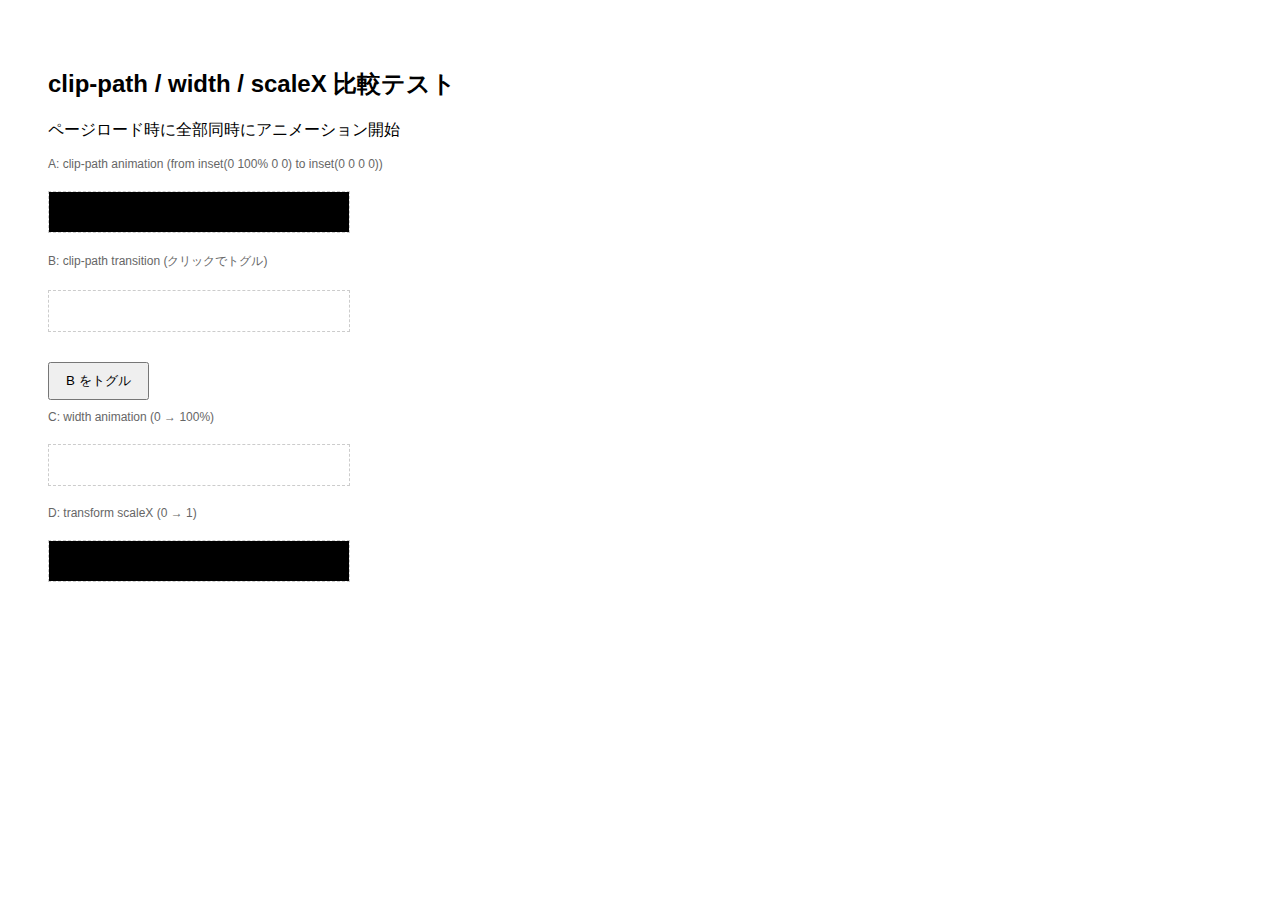
<file: clip-test.html>
<!DOCTYPE html>
<html>
<head>
<meta charset="UTF-8">
<title>clip-path 最小テスト</title>
<style>
  body { padding: 40px; font-family: sans-serif; background: #fff; }

  /* テスト1: clip-path animation */
  .test-box {
    position: relative;
    width: 300px;
    height: 40px;
    margin: 20px 0;
    border: 1px dashed #ccc;
  }
  .test-box::before {
    content: '';
    position: absolute;
    top: 0; bottom: 0; left: 0; right: 0;
    background: #000;
  }

  /* A: clip-path animation */
  .test-a::before {
    animation: wipe 1s ease-out forwards;
  }
  @keyframes wipe {
    from { clip-path: inset(0 100% 0 0); }
    to   { clip-path: inset(0 0 0 0); }
  }

  /* B: clip-path transition（クリックでトグル） */
  .test-b::before {
    clip-path: inset(0 100% 0 0);
    transition: clip-path 1s ease-out;
  }
  .test-b.active::before {
    clip-path: inset(0 0 0 0);
  }

  /* C: width animation（clip-pathが使えない場合の代替） */
  .test-c::before {
    width: 0;
    animation: wipe-width 1s ease-out forwards;
  }
  @keyframes wipe-width {
    from { width: 0; }
    to   { width: 100%; }
  }

  /* D: transform scaleX */
  .test-d::before {
    transform-origin: left center;
    animation: wipe-scale 1s ease-out forwards;
  }
  @keyframes wipe-scale {
    from { transform: scaleX(0); }
    to   { transform: scaleX(1); }
  }

  button {
    padding: 8px 16px;
    cursor: pointer;
    margin: 10px 0;
  }
  .label { font-size: 12px; color: #666; margin-bottom: 4px; }
</style>
</head>
<body>
  <h2>clip-path / width / scaleX 比較テスト</h2>
  <p>ページロード時に全部同時にアニメーション開始</p>

  <div class="label">A: clip-path animation (from inset(0 100% 0 0) to inset(0 0 0 0))</div>
  <div class="test-box test-a"></div>

  <div class="label">B: clip-path transition (クリックでトグル)</div>
  <div class="test-box test-b" id="test-b"></div>
  <button onclick="document.getElementById('test-b').classList.toggle('active')">B をトグル</button>

  <div class="label">C: width animation (0 → 100%)</div>
  <div class="test-box test-c"></div>

  <div class="label">D: transform scaleX (0 → 1)</div>
  <div class="test-box test-d"></div>
</body>
</html>
</file>
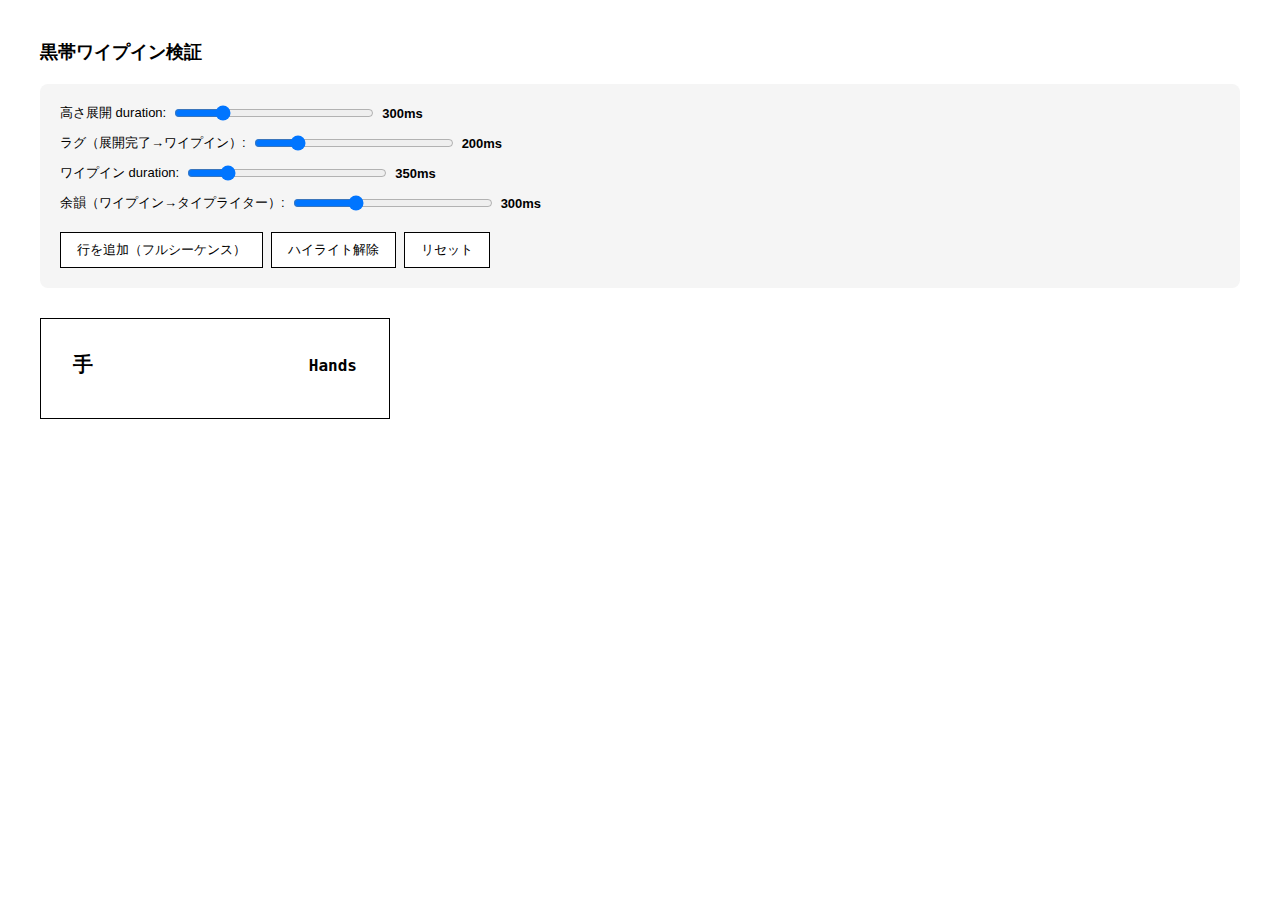
<file: highlight-test.html>
<!DOCTYPE html>
<html lang="ja">
<head>
  <meta charset="UTF-8">
  <meta name="viewport" content="width=device-width, initial-scale=1.0">
  <title>黒帯ワイプイン検証</title>
  <style>
    * { margin: 0; padding: 0; box-sizing: border-box; }
    body {
      font-family: -apple-system, BlinkMacSystemFont, 'Hiragino Kaku Gothic ProN', sans-serif;
      background: #fff;
      padding: 40px;
    }

    h1 { font-size: 18px; margin-bottom: 20px; }

    /* ===== コントロールパネル ===== */
    .controls {
      background: #f5f5f5;
      padding: 20px;
      border-radius: 8px;
      margin-bottom: 30px;
      display: flex;
      flex-direction: column;
      gap: 12px;
    }
    .controls label {
      display: flex;
      align-items: center;
      gap: 8px;
      font-size: 13px;
    }
    .controls input[type="range"] { width: 200px; }
    .controls .value { font-weight: bold; min-width: 50px; }
    .btn-row { display: flex; gap: 8px; margin-top: 8px; }
    .btn-row button {
      padding: 8px 16px;
      font-size: 13px;
      cursor: pointer;
      border: 1px solid #000;
      background: #fff;
    }
    .btn-row button:hover { background: #000; color: #fff; }
    .toggle-row { display: flex; gap: 16px; flex-wrap: wrap; }
    .toggle-row label { font-size: 12px; }

    /* ===== 本番再現エリア ===== */
    .test-area {
      width: 350px;
      padding: 32px;
      border: 1px solid #000;
    }

    .section-header {
      display: flex;
      align-items: baseline;
      justify-content: space-between;
      margin-bottom: 8px;
    }
    .header-ja { font-size: 20px; font-weight: 600; }
    .header-en { font-size: 16px; font-weight: 600; font-family: 'SF Mono', monospace; }

    /* gapではなくmargin-topで間隔を制御（展開アニメーションと干渉しないため） */
    .section-content {
      display: flex;
      flex-direction: column;
    }
    .section-content > .content-row + .content-row {
      margin-top: 4px;
    }

    /* ===== content-row ===== */
    .content-row {
      display: flex;
      align-items: baseline;
      justify-content: space-between;
      position: relative;
    }

    /* 高さ展開中 */
    .content-row.expanding {
      max-height: 0;
      overflow: hidden;
      transition: max-height var(--expand-duration, 0.3s) ease-out;
    }
    /* 展開完了後: overflow だけ解除（::before を見せるため） */
    .content-row.expand-done {
      overflow: visible;
    }

    .content-ja {
      font-size: 14px;
      font-weight: 500;
      color: #000;
      line-height: 1.5;
    }
    .content-en {
      font-size: 14px;
      font-weight: 500;
      color: #000;
      line-height: 1.5;
      font-family: 'SF Mono', monospace;
      text-align: right;
    }

    /* ===== ハイライト背景 ===== */
    .content-row::before {
      content: '';
      position: absolute;
      top: 0;
      bottom: 0;
      left: 0;
      right: 0;
      background: #000;
      z-index: 0;
      clip-path: inset(0 100% 0 0);
    }
    .content-row .content-ja,
    .content-row .content-en {
      position: relative;
      z-index: 1;
    }

    /* ===== ハイライト中テキスト白 ===== */
    .content-row.hl-active .content-ja,
    .content-row.hl-active .content-en {
      color: #FFF;
    }

    /* ===== ワイプイン ===== */
    .content-row.hl-wipe-in::before {
      animation: hl-wipe-in var(--wipe-in-duration, 0.35s) ease-out forwards;
    }
    @keyframes hl-wipe-in {
      from { clip-path: inset(0 100% 0 0); }
      to   { clip-path: inset(0 0 0 0); }
    }

    /* ===== ワイプアウト ===== */
    .content-row.hl-wipe-out::before {
      animation: hl-wipe-out 0.35s ease-out forwards;
    }
    @keyframes hl-wipe-out {
      from { clip-path: inset(0 0 0 0); }
      to   { clip-path: inset(0 0 0 100%); }
    }

    /* ===== ログ ===== */
    .log {
      margin-top: 20px;
      font-size: 11px;
      color: #666;
      font-family: 'SF Mono', monospace;
      max-height: 200px;
      overflow-y: auto;
    }
  </style>
</head>
<body>
  <h1>黒帯ワイプイン検証</h1>

  <div class="controls">
    <label>
      高さ展開 duration:
      <input type="range" id="expand-dur" min="100" max="1000" value="300" step="50">
      <span class="value" id="expand-dur-val">300ms</span>
    </label>
    <label>
      ラグ（展開完了→ワイプイン）:
      <input type="range" id="lag" min="0" max="1000" value="200" step="50">
      <span class="value" id="lag-val">200ms</span>
    </label>
    <label>
      ワイプイン duration:
      <input type="range" id="wipe-dur" min="100" max="1500" value="350" step="50">
      <span class="value" id="wipe-dur-val">350ms</span>
    </label>
    <label>
      余韻（ワイプイン→タイプライター）:
      <input type="range" id="afterglow" min="0" max="1000" value="300" step="50">
      <span class="value" id="afterglow-val">300ms</span>
    </label>

    <div class="btn-row">
      <button id="btn-add">行を追加（フルシーケンス）</button>
      <button id="btn-wipe-out">ハイライト解除</button>
      <button id="btn-reset">リセット</button>
    </div>
  </div>

  <div class="test-area" id="test-area">
    <div class="section-header">
      <span class="header-ja">手</span>
      <span class="header-en">Hands</span>
    </div>
    <div class="section-content" id="list">
    </div>
  </div>

  <div class="log" id="log"></div>

  <script>
    const list = document.getElementById('list');
    const logEl = document.getElementById('log');

    const expandDurSlider = document.getElementById('expand-dur');
    const lagSlider = document.getElementById('lag');
    const wipeDurSlider = document.getElementById('wipe-dur');
    const afterglowSlider = document.getElementById('afterglow');

    expandDurSlider.oninput = () => document.getElementById('expand-dur-val').textContent = expandDurSlider.value + 'ms';
    lagSlider.oninput = () => document.getElementById('lag-val').textContent = lagSlider.value + 'ms';
    wipeDurSlider.oninput = () => document.getElementById('wipe-dur-val').textContent = wipeDurSlider.value + 'ms';
    afterglowSlider.oninput = () => document.getElementById('afterglow-val').textContent = afterglowSlider.value + 'ms';

    const delay = ms => new Promise(r => setTimeout(r, ms));

    function log(msg) {
      const now = new Date();
      const ts = now.toLocaleTimeString('ja-JP', { hour12: false }) + '.' + String(now.getMilliseconds()).padStart(3, '0');
      logEl.textContent = `[${ts}] ${msg}\n` + logEl.textContent;
    }

    const items = [
      { ja: 'グー', en: 'Rock' },
      { ja: 'チョキ', en: 'Scissors' },
      { ja: 'パー', en: 'Paper' },
      { ja: '核', en: 'Nuke' },
      { ja: '鏡', en: 'Mirror' },
    ];
    let itemIndex = 0;

    document.getElementById('btn-add').addEventListener('click', async () => {
      const item = items[itemIndex % items.length];
      itemIndex++;

      const expandDur = parseInt(expandDurSlider.value);
      const lag = parseInt(lagSlider.value);
      const wipeDur = parseInt(wipeDurSlider.value);
      const afterglow = parseInt(afterglowSlider.value);

      // 行を作成
      const row = document.createElement('div');
      row.className = 'content-row expanding';
      row.style.setProperty('--expand-duration', expandDur + 'ms');

      const jaSpan = document.createElement('span');
      jaSpan.className = 'content-ja';
      // 不可視のプレースホルダーで行の高さを確保
      jaSpan.textContent = '\u200B';  // zero-width space
      const enSpan = document.createElement('span');
      enSpan.className = 'content-en';
      enSpan.textContent = '\u200B';
      row.appendChild(jaSpan);
      row.appendChild(enSpan);

      // DOM に追加（max-height: 0 の状態）
      list.prepend(row);
      log(`行追加: "${item.ja}" (max-height: 0)`);

      // 実際の高さを取得して max-height を設定 → 展開アニメーション開始
      requestAnimationFrame(() => {
        const naturalHeight = row.scrollHeight;
        row.style.maxHeight = naturalHeight + 'px';
        log(`高さ展開開始 → ${naturalHeight}px (${expandDur}ms)`);
      });

      // 高さ展開完了を待つ
      await delay(expandDur + 50);
      // overflow だけ visible に切り替え（max-height, transition はそのまま維持）
      row.classList.add('expand-done');
      log(`高さ展開完了`);

      // ラグ（展開完了→ワイプイン）
      await delay(lag);
      log(`ラグ完了 (${lag}ms)`);

      // ワイプイン duration を CSS変数で設定
      row.style.setProperty('--wipe-in-duration', wipeDur + 'ms');

      // 黒帯ワイプイン
      row.classList.add('hl-active', 'hl-wipe-in');
      log(`hl-active + hl-wipe-in 追加 (duration=${wipeDur}ms)`);

      // ワイプイン + 余韻を待つ
      await delay(wipeDur + afterglow);
      log(`ワイプイン完了 + 余韻 (${afterglow}ms)`);

      // タイプライター（日本語）
      for (const char of item.ja) {
        jaSpan.appendChild(document.createTextNode(char));
        await delay(80);
      }
      log('日本語タイプライター完了');

      // タイプライター（英語）
      for (const char of item.en) {
        enSpan.appendChild(document.createTextNode(char));
        await delay(60);
      }
      log('英語タイプライター完了');
    });

    document.getElementById('btn-wipe-out').addEventListener('click', () => {
      const rows = list.querySelectorAll('.content-row.hl-active');
      rows.forEach(row => {
        row.classList.remove('hl-active', 'hl-wipe-in');
        row.classList.add('hl-wipe-out');
        row.addEventListener('animationend', () => {
          row.classList.remove('hl-wipe-out');
        }, { once: true });
      });
      log(`ハイライト解除: ${rows.length}行`);
    });

    document.getElementById('btn-reset').addEventListener('click', () => {
      list.innerHTML = '';
      itemIndex = 0;
      logEl.textContent = '';
      log('リセット');
    });
  </script>
</body>
</html>
</file>
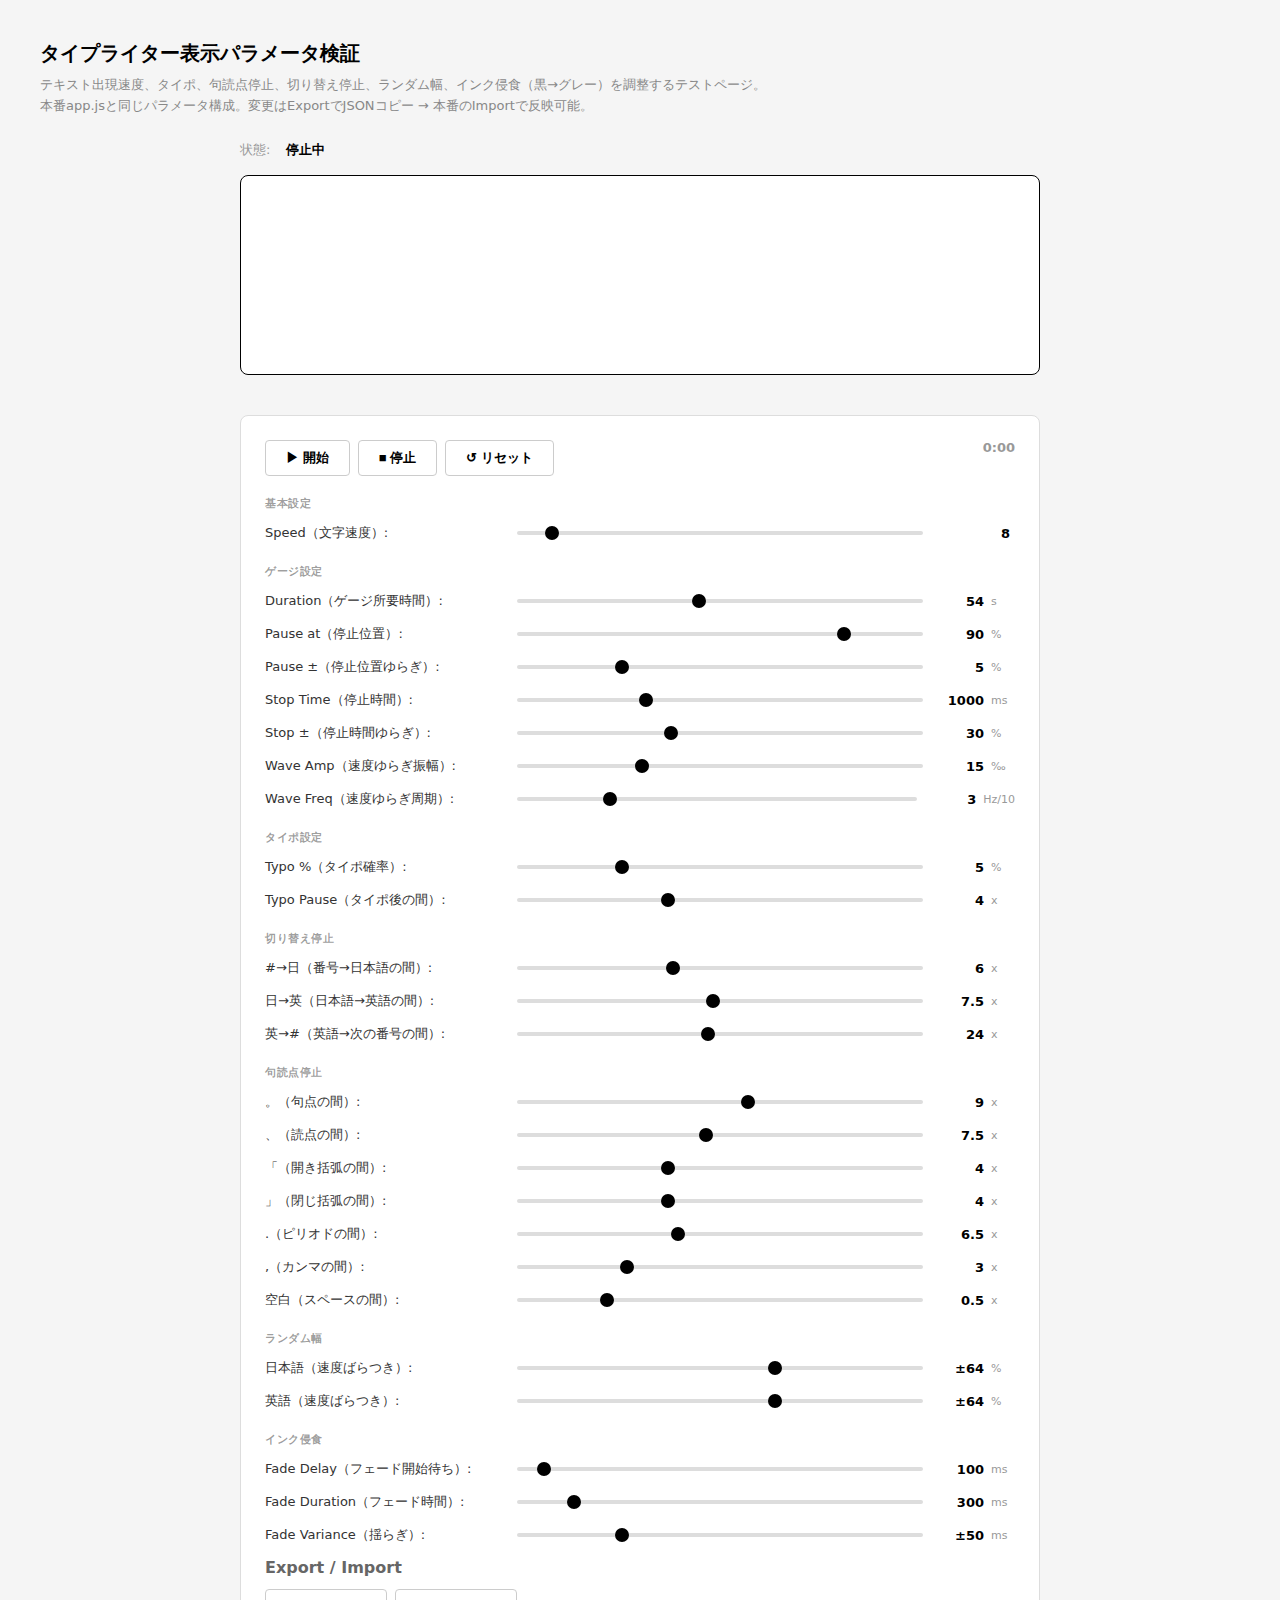
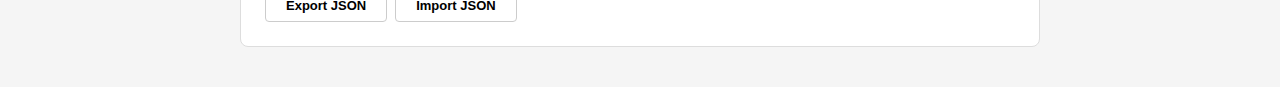
<file: typewriter-test.html>
<!DOCTYPE html>
<html lang="ja">
<head>
<meta charset="UTF-8">
<meta name="viewport" content="width=device-width, initial-scale=1.0">
<title>タイプライター表示パラメータ検証</title>
<style>
* { margin: 0; padding: 0; box-sizing: border-box; }

body {
  font-family: -apple-system, BlinkMacSystemFont, 'SF Pro', 'Noto Sans JP', system-ui, sans-serif;
  background: #f5f5f5;
  padding: 40px;
  color: #000;
}

h1 { font-size: 20px; margin-bottom: 8px; }
h2 { font-size: 16px; margin-top: 24px; margin-bottom: 12px; color: #666; }

.demo-description {
  font-size: 13px;
  color: #888;
  margin-bottom: 24px;
  line-height: 1.6;
}

/* ========================================
   プレビューエリア
   ======================================== */
.preview {
  max-width: 800px;
  margin: 0 auto 40px;
  background: #fff;
  border: 1px solid #000;
  border-radius: 8px;
  padding: 40px;
  min-height: 200px;
  font-size: 32px;
  font-weight: 700;
  line-height: 1.5;
  color: rgba(165, 165, 165, 0.6);
}

.preview .rule-number {
  font-size: 32px;
  font-weight: 700;
  color: #999;
  margin-right: 24px;
}

.preview .rule-ja {
  font-size: 32px;
  font-weight: 700;
  line-height: 1.5;
}

.preview .rule-en {
  font-size: 16px;
  font-weight: 600;
  line-height: 1.5;
  display: block;
  margin-top: 8px;
}

.preview .caret {
  display: inline-block;
  width: 4px;
  height: 1em;
  background: #000;
  vertical-align: middle;
  margin-left: 2px;
}

/* インク侵食で黒→グレーにフェードする文字 */
.preview span[style*="color"] {
  transition: none;
}

/* ========================================
   コントロール
   ======================================== */
.controls {
  max-width: 800px;
  margin: 0 auto;
  background: #fff;
  border: 1px solid #ddd;
  border-radius: 8px;
  padding: 24px;
  display: flex;
  flex-direction: column;
  gap: 12px;
}

.control-row {
  display: flex;
  align-items: center;
  gap: 12px;
}

.control-row label {
  font-size: 13px;
  min-width: 240px;
  color: #333;
}

.control-row input[type="range"] {
  flex: 1;
  height: 4px;
  -webkit-appearance: none;
  appearance: none;
  background: #ddd;
  border-radius: 2px;
}

.control-row input[type="range"]::-webkit-slider-thumb {
  -webkit-appearance: none;
  width: 14px;
  height: 14px;
  background: #000;
  border-radius: 50%;
  cursor: pointer;
}

.control-row .val-group {
  display: flex;
  align-items: center;
  gap: 2px;
  min-width: 80px;
  justify-content: flex-end;
}
.control-row .val {
  font-size: 13px;
  font-weight: 600;
  width: 52px;
  text-align: right;
  font-variant-numeric: tabular-nums;
  border: 1px solid transparent;
  background: transparent;
  padding: 2px 4px;
  border-radius: 3px;
  outline: none;
  font-family: inherit;
  -moz-appearance: textfield;
}
.control-row .val:hover {
  border-color: #ccc;
}
.control-row .val:focus {
  border-color: #000;
  background: #fff;
}
.control-row .val::-webkit-inner-spin-button,
.control-row .val::-webkit-outer-spin-button {
  -webkit-appearance: none;
  margin: 0;
}
.control-row .unit {
  font-size: 11px;
  color: #999;
  min-width: 24px;
}

.section-title {
  font-size: 11px;
  font-weight: 600;
  color: rgba(0,0,0,0.4);
  text-transform: uppercase;
  letter-spacing: 0.5px;
  margin-top: 8px;
}

.buttons-row {
  display: flex;
  gap: 8px;
  flex-wrap: wrap;
}

.buttons-row button {
  font-size: 13px;
  padding: 8px 20px;
  border: 1px solid #ccc;
  background: #fff;
  cursor: pointer;
  border-radius: 4px;
  font-weight: 600;
}

.buttons-row button:hover {
  background: #f0f0f0;
}

.buttons-row button.active {
  background: #000;
  color: #fff;
  border-color: #000;
}

.status-bar {
  max-width: 800px;
  margin: 0 auto 16px;
  font-size: 13px;
  color: #999;
  display: flex;
  gap: 16px;
  align-items: center;
}

.status-bar .current {
  font-weight: 700;
  color: #000;
}
</style>
</head>
<body>

<h1>タイプライター表示パラメータ検証</h1>
<p class="demo-description">
  テキスト出現速度、タイポ、句読点停止、切り替え停止、ランダム幅、インク侵食（黒→グレー）を調整するテストページ。<br>
  本番app.jsと同じパラメータ構成。変更はExportでJSONコピー → 本番のImportで反映可能。
</p>

<div class="status-bar">
  <span>状態:</span>
  <span class="current" id="status">停止中</span>
</div>

<div class="preview" id="preview">
  <!-- テキストがここにタイプされる -->
</div>

<div class="controls">
  <div class="buttons-row">
    <button id="btn-start">▶ 開始</button>
    <button id="btn-stop">■ 停止</button>
    <button id="btn-reset">↺ リセット</button>
    <span id="elapsed-time" style="font-size:13px;font-weight:600;color:#999;font-variant-numeric:tabular-nums;margin-left:auto;">0:00</span>
  </div>

  <div class="section-title">基本設定</div>

  <div class="control-row">
    <label>Speed（文字速度）:</label>
    <input type="range" id="s-speed" min="1" max="100" value="8">
    <span class="val-group"><input class="val" id="v-speed" value="8"></span>
  </div>

  <div class="section-title">ゲージ設定</div>

  <div class="control-row">
    <label>Duration（ゲージ所要時間）:</label>
    <input type="range" id="s-gauge-duration" min="1" max="120" value="54">
    <span class="val-group"><input class="val" id="v-gauge-duration" value="54"><span class="unit">s</span></span>
  </div>

  <div class="control-row">
    <label>Pause at（停止位置）:</label>
    <input type="range" id="s-gauge-pause" min="50" max="99" value="90">
    <span class="val-group"><input class="val" id="v-gauge-pause" value="90"><span class="unit">%</span></span>
  </div>

  <div class="control-row">
    <label>Pause ±（停止位置ゆらぎ）:</label>
    <input type="range" id="s-gauge-pause-var" min="0" max="20" value="5">
    <span class="val-group"><input class="val" id="v-gauge-pause-var" value="5"><span class="unit">%</span></span>
  </div>

  <div class="control-row">
    <label>Stop Time（停止時間）:</label>
    <input type="range" id="s-gauge-stop" min="1" max="30" value="10">
    <span class="val-group"><input class="val" id="v-gauge-stop" value="1000"><span class="unit">ms</span></span>
  </div>

  <div class="control-row">
    <label>Stop ±（停止時間ゆらぎ）:</label>
    <input type="range" id="s-gauge-stop-var" min="0" max="80" value="30">
    <span class="val-group"><input class="val" id="v-gauge-stop-var" value="30"><span class="unit">%</span></span>
  </div>

  <div class="control-row">
    <label>Wave Amp（速度ゆらぎ振幅）:</label>
    <input type="range" id="s-wave-amp" min="0" max="50" value="15">
    <span class="val-group"><input class="val" id="v-wave-amp" value="15"><span class="unit">‰</span></span>
  </div>

  <div class="control-row">
    <label>Wave Freq（速度ゆらぎ周期）:</label>
    <input type="range" id="s-wave-freq" min="1" max="10" value="3">
    <span class="val-group"><input class="val" id="v-wave-freq" value="3"><span class="unit">Hz/10</span></span>
  </div>

  <div class="section-title">タイポ設定</div>

  <div class="control-row">
    <label>Typo %（タイポ確率）:</label>
    <input type="range" id="s-typo-chance" min="0" max="20" value="5">
    <span class="val-group"><input class="val" id="v-typo-chance" value="5"><span class="unit">%</span></span>
  </div>

  <div class="control-row">
    <label>Typo Pause（タイポ後の間）:</label>
    <input type="range" id="s-typo-pause" min="0.5" max="10" step="0.5" value="4">
    <span class="val-group"><input class="val" id="v-typo-pause" value="4"><span class="unit">x</span></span>
  </div>

  <div class="section-title">切り替え停止</div>

  <div class="control-row">
    <label>#→日（番号→日本語の間）:</label>
    <input type="range" id="s-pause-num-ja" min="0.5" max="15" step="0.5" value="6">
    <span class="val-group"><input class="val" id="v-pause-num-ja" value="6"><span class="unit">x</span></span>
  </div>

  <div class="control-row">
    <label>日→英（日本語→英語の間）:</label>
    <input type="range" id="s-pause-ja-en" min="0.5" max="15" step="0.5" value="7.5">
    <span class="val-group"><input class="val" id="v-pause-ja-en" value="7.5"><span class="unit">x</span></span>
  </div>

  <div class="control-row">
    <label>英→#（英語→次の番号の間）:</label>
    <input type="range" id="s-pause-en-num" min="1" max="50" step="1" value="24">
    <span class="val-group"><input class="val" id="v-pause-en-num" value="24"><span class="unit">x</span></span>
  </div>

  <div class="section-title">句読点停止</div>

  <div class="control-row">
    <label>。（句点の間）:</label>
    <input type="range" id="s-pause-kuten" min="1" max="15" step="0.5" value="9">
    <span class="val-group"><input class="val" id="v-pause-kuten" value="9"><span class="unit">x</span></span>
  </div>

  <div class="control-row">
    <label>、（読点の間）:</label>
    <input type="range" id="s-pause-touten" min="1" max="15" step="0.5" value="7.5">
    <span class="val-group"><input class="val" id="v-pause-touten" value="7.5"><span class="unit">x</span></span>
  </div>

  <div class="control-row">
    <label>「（開き括弧の間）:</label>
    <input type="range" id="s-pause-open-bracket" min="0.5" max="10" step="0.5" value="4">
    <span class="val-group"><input class="val" id="v-pause-open-bracket" value="4"><span class="unit">x</span></span>
  </div>

  <div class="control-row">
    <label>」（閉じ括弧の間）:</label>
    <input type="range" id="s-pause-close-bracket" min="0.5" max="10" step="0.5" value="4">
    <span class="val-group"><input class="val" id="v-pause-close-bracket" value="4"><span class="unit">x</span></span>
  </div>

  <div class="control-row">
    <label>.（ピリオドの間）:</label>
    <input type="range" id="s-pause-period" min="1" max="15" step="0.5" value="6.5">
    <span class="val-group"><input class="val" id="v-pause-period" value="6.5"><span class="unit">x</span></span>
  </div>

  <div class="control-row">
    <label>,（カンマの間）:</label>
    <input type="range" id="s-pause-comma" min="0.5" max="10" step="0.5" value="3">
    <span class="val-group"><input class="val" id="v-pause-comma" value="3"><span class="unit">x</span></span>
  </div>

  <div class="control-row">
    <label>空白（スペースの間）:</label>
    <input type="range" id="s-pause-space" min="0.1" max="2" step="0.1" value="0.5">
    <span class="val-group"><input class="val" id="v-pause-space" value="0.5"><span class="unit">x</span></span>
  </div>

  <div class="section-title">ランダム幅</div>

  <div class="control-row">
    <label>日本語（速度ばらつき）:</label>
    <input type="range" id="s-variance-ja" min="0" max="100" value="64">
    <span class="val-group"><input class="val" id="v-variance-ja" value="±64"><span class="unit">%</span></span>
  </div>

  <div class="control-row">
    <label>英語（速度ばらつき）:</label>
    <input type="range" id="s-variance-en" min="0" max="100" value="64">
    <span class="val-group"><input class="val" id="v-variance-en" value="±64"><span class="unit">%</span></span>
  </div>

  <div class="section-title">インク侵食</div>

  <div class="control-row">
    <label>Fade Delay（フェード開始待ち）:</label>
    <input type="range" id="s-ink-delay" min="0" max="2000" step="50" value="100">
    <span class="val-group"><input class="val" id="v-ink-delay" value="100"><span class="unit">ms</span></span>
  </div>

  <div class="control-row">
    <label>Fade Duration（フェード時間）:</label>
    <input type="range" id="s-ink-duration" min="50" max="2000" step="50" value="300">
    <span class="val-group"><input class="val" id="v-ink-duration" value="300"><span class="unit">ms</span></span>
  </div>

  <div class="control-row">
    <label>Fade Variance（揺らぎ）:</label>
    <input type="range" id="s-ink-variance" min="0" max="200" step="5" value="50">
    <span class="val-group"><input class="val" id="v-ink-variance" value="±50"><span class="unit">ms</span></span>
  </div>

  <h2 style="margin:0;">Export / Import</h2>
  <div class="buttons-row">
    <button id="btn-export">Export JSON</button>
    <button id="btn-import">Import JSON</button>
  </div>
  <textarea id="export-area" style="display:none;width:100%;background:#f9f9f9;border:1px solid #ddd;font-family:monospace;font-size:11px;padding:8px;border-radius:4px;resize:vertical;margin-top:8px;" rows="10"></textarea>
</div>

<script>
// ========================================
// パラメータ（app.jsのstateと同じキー構造）
// ========================================
const params = {
  typewriterSpeed: 8,
  // ゲージ
  gaugeDuration: 54000,
  gaugePausePoint: 0.90,
  gaugePausePointVariance: 0.05,
  gaugePauseDuration: 1000,
  gaugePauseDurationVariance: 0.30,
  gaugeWaveAmplitude: 0.015,
  gaugeWaveFrequency: 0.3,
  // タイポ
  typoChance: 0.05,
  typoPause: 4,
  // 切り替え停止
  pauseNumToJa: 6,
  pauseJaToEn: 7.5,
  pauseEnToNum: 24,
  // 句読点停止
  pauseKuten: 9,
  pauseTouten: 7.5,
  pauseOpenBracket: 4,
  pauseCloseBracket: 4,
  pausePeriod: 6.5,
  pauseComma: 3,
  pauseSpace: 0.5,
  // ランダム幅
  varianceJa: 0.64,
  varianceEn: 0.64,
  // インク侵食
  inkFadeDelay: 100,
  inkFadeDuration: 300,
  inkFadeVariance: 0.05,
  inkFadeColor: 'rgba(165, 165, 165, 0.6)',
};

// ========================================
// スライダー定義
// ========================================
const sliderDefs = [
  { s: 's-speed',              v: 'v-speed',              key: 'typewriterSpeed',         scale: 1,     unit: '',    fix: 0 },
  { s: 's-gauge-duration',     v: 'v-gauge-duration',     key: 'gaugeDuration',           scale: 1000,  unit: 's',   fix: 0 },
  { s: 's-gauge-pause',        v: 'v-gauge-pause',        key: 'gaugePausePoint',         scale: 0.01,  unit: '%',   fix: 0 },
  { s: 's-gauge-pause-var',    v: 'v-gauge-pause-var',    key: 'gaugePausePointVariance',  scale: 0.01, unit: '%',   fix: 0 },
  { s: 's-gauge-stop',         v: 'v-gauge-stop',         key: 'gaugePauseDuration',      scale: 100,   unit: 'ms',  fix: 0,  display: v => String(v * 100) },
  { s: 's-gauge-stop-var',     v: 'v-gauge-stop-var',     key: 'gaugePauseDurationVariance', scale: 0.01, unit: '%', fix: 0 },
  { s: 's-wave-amp',           v: 'v-wave-amp',           key: 'gaugeWaveAmplitude',      scale: 0.001, unit: '‰',   fix: 0 },
  { s: 's-wave-freq',          v: 'v-wave-freq',          key: 'gaugeWaveFrequency',      scale: 0.1,   unit: 'Hz/10', fix: 0 },
  { s: 's-typo-chance',        v: 'v-typo-chance',        key: 'typoChance',              scale: 0.01,  unit: '%',   fix: 0 },
  { s: 's-typo-pause',         v: 'v-typo-pause',         key: 'typoPause',               scale: 1,     unit: 'x',   fix: 1 },
  { s: 's-pause-num-ja',       v: 'v-pause-num-ja',       key: 'pauseNumToJa',            scale: 1,     unit: 'x',   fix: 1 },
  { s: 's-pause-ja-en',        v: 'v-pause-ja-en',        key: 'pauseJaToEn',             scale: 1,     unit: 'x',   fix: 1 },
  { s: 's-pause-en-num',       v: 'v-pause-en-num',       key: 'pauseEnToNum',            scale: 1,     unit: 'x',   fix: 0 },
  { s: 's-pause-kuten',        v: 'v-pause-kuten',        key: 'pauseKuten',              scale: 1,     unit: 'x',   fix: 1 },
  { s: 's-pause-touten',       v: 'v-pause-touten',       key: 'pauseTouten',             scale: 1,     unit: 'x',   fix: 1 },
  { s: 's-pause-open-bracket', v: 'v-pause-open-bracket', key: 'pauseOpenBracket',        scale: 1,     unit: 'x',   fix: 1 },
  { s: 's-pause-close-bracket',v: 'v-pause-close-bracket',key: 'pauseCloseBracket',       scale: 1,     unit: 'x',   fix: 1 },
  { s: 's-pause-period',       v: 'v-pause-period',       key: 'pausePeriod',             scale: 1,     unit: 'x',   fix: 1 },
  { s: 's-pause-comma',        v: 'v-pause-comma',        key: 'pauseComma',              scale: 1,     unit: 'x',   fix: 1 },
  { s: 's-pause-space',        v: 'v-pause-space',        key: 'pauseSpace',              scale: 1,     unit: 'x',   fix: 1 },
  { s: 's-variance-ja',        v: 'v-variance-ja',        key: 'varianceJa',              scale: 0.01,  unit: '',    fix: 0,  display: v => '±' + v },
  { s: 's-variance-en',        v: 'v-variance-en',        key: 'varianceEn',              scale: 0.01,  unit: '',    fix: 0,  display: v => '±' + v },
  { s: 's-ink-delay',          v: 'v-ink-delay',          key: 'inkFadeDelay',            scale: 1,     unit: 'ms',  fix: 0 },
  { s: 's-ink-duration',       v: 'v-ink-duration',       key: 'inkFadeDuration',         scale: 1,     unit: 'ms',  fix: 0 },
  { s: 's-ink-variance',       v: 'v-ink-variance',       key: 'inkFadeVariance',         scale: 0.001, unit: '',    fix: 0,  display: v => '±' + v },
];

// 表示値を生成するヘルパー（数値のみ、単位はHTML側で別表示）
function formatVal(def, raw) {
  if (def.display) return def.display(raw);
  return def.fix > 0 ? raw.toFixed(def.fix) : String(raw);
}

// 表示値から数値を逆パースするヘルパー
function parseValInput(def, text) {
  const cleaned = text.replace(/[±]/g, '').trim();
  const num = parseFloat(cleaned);
  return isNaN(num) ? null : num;
}

sliderDefs.forEach(def => {
  const slider = document.getElementById(def.s);
  const valEl = document.getElementById(def.v);
  if (!slider || !valEl) return;

  // スライダー → パラメータ＋表示更新
  slider.addEventListener('input', () => {
    const raw = parseFloat(slider.value);
    params[def.key] = raw * def.scale;
    valEl.value = formatVal(def, raw);
  });

  // テキスト入力 → スライダー＋パラメータ更新
  valEl.addEventListener('change', () => {
    const num = parseValInput(def, valEl.value);
    if (num === null) {
      // 無効な入力 → 現在値に戻す
      const raw = params[def.key] / def.scale;
      valEl.value = formatVal(def, raw);
      return;
    }
    // スライダーの min/max でクランプ
    const min = parseFloat(slider.min);
    const max = parseFloat(slider.max);
    const clamped = Math.min(max, Math.max(min, num));
    slider.value = clamped;
    params[def.key] = clamped * def.scale;
    valEl.value = formatVal(def, clamped);
  });

  // フォーカスで全選択
  valEl.addEventListener('focus', () => valEl.select());
});

// ========================================
// サンプルテキスト
// ========================================
const SAMPLE_RULES = [
  {
    num: 264,
    ja: 'じゃんけんにおいて、グーはチョキに勝ち、チョキはパーに勝ち、パーはグーに勝つ。ただし、第三者が「待った」と宣言した場合、その勝負は無効となり、再度じゃんけんを行わなければならない。',
    en: 'In rock-paper-scissors, rock beats scissors, scissors beats paper, and paper beats rock. However, if a third party declares "wait," the match is void, and the game must be replayed.',
  },
  {
    num: 265,
    ja: 'すべてのプレイヤーは、自分の手番において、少なくとも一回はじゃんけんを試みなければならない。',
    en: 'All players must attempt rock-paper-scissors at least once during their turn.',
  },
];

// ========================================
// タイプライター
// ========================================
const preview = document.getElementById('preview');
const statusEl = document.getElementById('status');
const elapsedEl = document.getElementById('elapsed-time');
let running = false;
let inkFadeSpans = [];

// 経過時間カウンター
let elapsedStart = 0;
let elapsedAccum = 0; // 停止時の蓄積（ms）
let elapsedTimer = null;

function formatElapsed(ms) {
  const totalSec = Math.floor(ms / 1000);
  const m = Math.floor(totalSec / 60);
  const s = totalSec % 60;
  return `${m}:${String(s).padStart(2, '0')}`;
}

function startElapsed() {
  elapsedStart = performance.now();
  if (elapsedTimer) clearInterval(elapsedTimer);
  elapsedTimer = setInterval(() => {
    const now = performance.now();
    elapsedEl.textContent = formatElapsed(elapsedAccum + (now - elapsedStart));
    elapsedEl.style.color = '#000';
  }, 200);
}

function stopElapsed() {
  if (elapsedTimer) { clearInterval(elapsedTimer); elapsedTimer = null; }
  elapsedAccum += performance.now() - elapsedStart;
  elapsedEl.textContent = formatElapsed(elapsedAccum);
  elapsedEl.style.color = '#999';
}

function resetElapsed() {
  if (elapsedTimer) { clearInterval(elapsedTimer); elapsedTimer = null; }
  elapsedAccum = 0;
  elapsedEl.textContent = '0:00';
  elapsedEl.style.color = '#999';
}

function getBaseDelay() {
  const speed = params.typewriterSpeed;
  const normalizedSpeed = Math.pow(speed / 100, 2.2);
  return Math.max(10, 400 - normalizedSpeed * 390);
}

function getDelay(isJa) {
  const base = getBaseDelay();
  const variance = isJa ? params.varianceJa : params.varianceEn;
  const randomFactor = 1 + (Math.random() * 2 - 1) * variance;
  return Math.max(5, base * randomFactor);
}

function getPunctuationMultiplier(char) {
  if ('。．' .includes(char)) return params.pauseKuten;
  if ('、，' .includes(char)) return params.pauseTouten;
  if ('「『' .includes(char)) return params.pauseOpenBracket;
  if ('」』' .includes(char)) return params.pauseCloseBracket;
  if (char === '.') return params.pausePeriod;
  if (char === ',') return params.pauseComma;
  if (char === ' ') return params.pauseSpace;
  return 1;
}

function wait(ms) { return new Promise(r => setTimeout(r, ms)); }

// インク侵食ループ
function inkFadeLoop(time) {
  if (inkFadeSpans.length === 0 && !running) return;
  let allDone = true;
  for (const item of inkFadeSpans) {
    const age = time - item.birthTime;
    if (age < item.delay) {
      item.el.style.color = '#000';
      allDone = false;
    } else if (age < item.delay + item.duration) {
      const t = (age - item.delay) / item.duration;
      const r = Math.round(165 * t);
      const a = 1 - 0.4 * t;
      item.el.style.color = `rgba(${r}, ${r}, ${r}, ${a})`;
      allDone = false;
    } else {
      item.el.style.color = params.inkFadeColor;
    }
  }
  if (!allDone || running) {
    requestAnimationFrame(inkFadeLoop);
  }
}

function inkFadeRandomize(base) {
  const v = params.inkFadeVariance * 1000;
  return Math.max(0, base + (Math.random() * 2 - 1) * v);
}

async function typeText(container, text, isJa, caret) {
  for (let i = 0; i < text.length; i++) {
    if (!running) break;

    const char = text[i];

    // タイポ
    if (params.typoChance > 0 && Math.random() < params.typoChance && char !== ' ') {
      const typoChars = isJa ? 'あいうえおかきくけこ' : 'abcdefghijklmnop';
      const typoChar = typoChars[Math.floor(Math.random() * typoChars.length)];
      const typoSpan = document.createElement('span');
      typoSpan.textContent = typoChar;
      typoSpan.style.color = '#000';
      caret.parentNode.insertBefore(typoSpan, caret);
      inkFadeSpans.push({
        el: typoSpan, birthTime: performance.now(),
        delay: inkFadeRandomize(params.inkFadeDelay),
        duration: inkFadeRandomize(params.inkFadeDuration),
      });
      await wait(getDelay(isJa));
      if (!running) break;
      // 消す
      typoSpan.remove();
      await wait(getDelay(isJa) * params.typoPause);
      if (!running) break;
    }

    const span = document.createElement('span');
    span.textContent = char;
    span.style.color = '#000';
    caret.parentNode.insertBefore(span, caret);

    inkFadeSpans.push({
      el: span, birthTime: performance.now(),
      delay: inkFadeRandomize(params.inkFadeDelay),
      duration: inkFadeRandomize(params.inkFadeDuration),
    });

    const mult = getPunctuationMultiplier(char);
    await wait(getDelay(isJa) * mult);
  }
}

async function typeRule(rule) {
  // 番号
  const ruleDiv = document.createElement('div');
  ruleDiv.style.marginBottom = '40px';

  const numSpan = document.createElement('span');
  numSpan.className = 'rule-number';
  ruleDiv.appendChild(numSpan);

  const jaSpan = document.createElement('span');
  jaSpan.className = 'rule-ja';
  ruleDiv.appendChild(jaSpan);

  preview.appendChild(ruleDiv);

  // 番号タイプ
  const numCaret = document.createElement('span');
  numCaret.className = 'caret';
  numSpan.appendChild(numCaret);
  await typeText(numSpan, '#' + rule.num, false, numCaret);
  numCaret.remove();
  if (!running) return;

  // #→日 停止
  await wait(getDelay(true) * params.pauseNumToJa);
  if (!running) return;

  // 日本語タイプ
  const jaCaret = document.createElement('span');
  jaCaret.className = 'caret';
  jaSpan.appendChild(jaCaret);
  await typeText(jaSpan, rule.ja, true, jaCaret);
  jaCaret.remove();
  if (!running) return;

  // 日→英 停止
  await wait(getDelay(false) * params.pauseJaToEn);
  if (!running) return;

  // 英語
  const enSpan = document.createElement('span');
  enSpan.className = 'rule-en';
  ruleDiv.appendChild(enSpan);

  const enCaret = document.createElement('span');
  enCaret.className = 'caret';
  enSpan.appendChild(enCaret);
  await typeText(enSpan, rule.en, false, enCaret);
  enCaret.remove();
  if (!running) return;

  // 英→# 停止（100ms * pauseEnToNum）
  await wait(100 * params.pauseEnToNum);
}

async function startDemo() {
  if (running) return;
  running = true;
  statusEl.textContent = '生成中';
  preview.innerHTML = '';
  inkFadeSpans = [];
  resetElapsed();
  startElapsed();
  requestAnimationFrame(inkFadeLoop);

  for (const rule of SAMPLE_RULES) {
    if (!running) break;
    await typeRule(rule);
  }

  running = false;
  stopElapsed();
  statusEl.textContent = '完了';
}

function stopDemo() {
  running = false;
  stopElapsed();
  statusEl.textContent = '停止中';
}

function resetDemo() {
  running = false;
  preview.innerHTML = '';
  inkFadeSpans = [];
  resetElapsed();
  statusEl.textContent = '停止中';
}

document.getElementById('btn-start').addEventListener('click', startDemo);
document.getElementById('btn-stop').addEventListener('click', stopDemo);
document.getElementById('btn-reset').addEventListener('click', resetDemo);

// ========================================
// Export / Import（app.js互換JSON）
// ========================================
const EXPORT_KEYS = [
  'typewriterSpeed',
  'gaugeDuration', 'gaugePausePoint', 'gaugePausePointVariance',
  'gaugePauseDuration', 'gaugePauseDurationVariance',
  'gaugeWaveAmplitude', 'gaugeWaveFrequency',
  'typoChance', 'typoPause',
  'pauseNumToJa', 'pauseJaToEn', 'pauseEnToNum',
  'pauseKuten', 'pauseTouten', 'pauseOpenBracket', 'pauseCloseBracket',
  'pausePeriod', 'pauseComma', 'pauseSpace',
  'varianceJa', 'varianceEn',
];

const exportArea = document.getElementById('export-area');

document.getElementById('btn-export').addEventListener('click', () => {
  const obj = {};
  EXPORT_KEYS.forEach(k => obj[k] = params[k]);
  exportArea.value = JSON.stringify(obj, null, 2);
  exportArea.style.display = 'block';
  exportArea.select();
});

document.getElementById('btn-import').addEventListener('click', () => {
  if (exportArea.style.display === 'none') {
    exportArea.style.display = 'block';
    exportArea.value = '';
    exportArea.placeholder = 'Paste JSON here...';
    exportArea.focus();
  } else if (exportArea.value.trim()) {
    try {
      const obj = JSON.parse(exportArea.value);
      EXPORT_KEYS.forEach(k => {
        if (obj[k] !== undefined) params[k] = obj[k];
      });
      // スライダーUIを更新
      sliderDefs.forEach(def => {
        const slider = document.getElementById(def.s);
        const valEl = document.getElementById(def.v);
        if (!slider || !valEl) return;
        const raw = params[def.key] / def.scale;
        slider.value = raw;
        valEl.value = formatVal(def, raw);
      });
      exportArea.style.display = 'none';
      exportArea.value = '';
    } catch (e) {
      alert('Invalid JSON');
    }
  }
});
</script>
</body>
</html>
</file>
<file: styles.css>
/* ========================================
   完成しないゲーム - スタイルシート
   ======================================== */

/* リセット & 基本設定 */
* {
  margin: 0;
  padding: 0;
  box-sizing: border-box;
}

html, body {
  height: 100%;
  overflow: hidden;
}

html {
  /* 画面端の黒い余白 */
  background: #000000;
}

body {
  font-family: -apple-system, BlinkMacSystemFont, 'SF Pro', 'SF Pro Text', 'SF Pro Display', 'Noto Sans JP', system-ui, sans-serif;
  background: #000000;
  /* 上0、左右下8pxの余白 */
  padding: 0 8px 8px 8px;
  color: #000000;
  -webkit-font-smoothing: antialiased;
  -moz-osx-font-smoothing: grayscale;
  /* iPad展示用：タッチ操作の最適化 */
  -webkit-touch-callout: none;
  -webkit-user-select: none;
  user-select: none;
  /* タップハイライト無効化 */
  -webkit-tap-highlight-color: transparent;
  /* ダブルタップズーム無効化 */
  touch-action: manipulation;
  /* iOS Safariのバウンススクロール防止 */
  overscroll-behavior: none;
}

/* コンテナ - 画面全体に対応 */
.container {
  display: flex;
  width: 100%;
  height: 100%;
  background: #FFFFFF;
  border-radius: 16px;
  overflow: hidden;
}

/* ========================================
   左カラム
   ======================================== */
.left-panel {
  width: 350px;
  height: 100%;
  padding: 0 32px 32px 32px;  /* top paddingはstickyヘッダー側で管理 */
  border-right: 1px solid #000000;
  display: flex;
  flex-direction: column;
  flex-shrink: 0;
  /* 左エリアも独立スクロール可能に */
  overflow-y: auto;
  overflow-x: hidden;
  /* スクロールバー非表示 */
  scrollbar-width: none;
  -ms-overflow-style: none;
  /* スクロール端での親要素への伝播を防止 */
  overscroll-behavior: contain;
}

.left-panel::-webkit-scrollbar {
  display: none;
}

/* 日英ブロック */
.left-half {
  display: flex;
  flex-direction: column;
  gap: 32px;
}

/* スティッキーヘッダー（ロゴ + バージョン） */
.left-half-header {
  position: sticky;
  top: 0;
  z-index: 10;
  background: #FFFFFF;
  /* パネルpadding 32pxを突き抜けて背景を幅いっぱいに */
  margin-left: -32px;
  margin-right: -32px;
  padding: 0 32px 16px 32px;
  display: flex;
  flex-direction: column;
  gap: 4px;
}

/* 日本語ヘッダー：パネル上端と揃える */
.left-half-header-ja {
  padding-top: 32px;
}

/* 英語ヘッダー */
.left-half-header-en {
  padding-top: 16px;
}

/* 日英区切り線 */
.left-panel-divider {
  border-top: 1px solid #000000;
  margin: 0 -32px;
  padding-top: 0;
}

/* 旧: タイトル */
.game-title {
  display: flex;
  flex-direction: column;
  gap: 4px;
}

.game-version {
  margin-top: 16px;
  padding: 4px 10px;
  font-size: 14px;
  font-weight: 500;
  color: #000;
  background: transparent;
  border: 1px solid #000;
  line-height: normal;
  width: fit-content;
  font-family: 'SF Mono', SFMono-Regular, ui-monospace, monospace;
}

/* numericText風アニメーション */
.ver-digit {
  display: inline-block;
  position: relative;
  overflow: hidden;
  vertical-align: bottom;
  /* 1文字分の幅を確保（0.7emはmonospace的な近似） */
  width: 0.7em;
  height: 1.2em;
}

.ver-digit-out {
  display: block;
}

.ver-digit-in {
  display: block;
  position: absolute;
  top: 0;
  left: 0;
}

/* 増加：古い数字が上へ出て、新しい数字が下から入る */
.ver-digit-out.ver-up { animation: ver-out-up 0.3s ease-in forwards; }
.ver-digit-in.ver-up  { animation: ver-in-up 0.3s ease-out forwards; }

@keyframes ver-out-up {
  from { transform: translateY(0); opacity: 1; }
  to { transform: translateY(-100%); opacity: 0; }
}
@keyframes ver-in-up {
  from { transform: translateY(100%); opacity: 0; }
  to { transform: translateY(0); opacity: 1; }
}

/* 減少：古い数字が下へ出て、新しい数字が上から入る */
.ver-digit-out.ver-down { animation: ver-out-down 0.3s ease-in forwards; }
.ver-digit-in.ver-down  { animation: ver-in-down 0.3s ease-out forwards; }

@keyframes ver-out-down {
  from { transform: translateY(0); opacity: 1; }
  to { transform: translateY(100%); opacity: 0; }
}
@keyframes ver-in-down {
  from { transform: translateY(-100%); opacity: 0; }
  to { transform: translateY(0); opacity: 1; }
}

.title-ja,
.title-en {
  display: block;
  -webkit-user-drag: none;
  user-drag: none;
  pointer-events: none;
}

.title-ja {
  width: 178px;
  height: 40px;
}

.title-en {
  width: 100%;
  height: auto;
  /* #666相当のグレーにする */
  filter: invert(40%) sepia(0%) saturate(0%) brightness(100%);
}

/* セクション群 */
.game-sections {
  display: flex;
  flex-direction: column;
  gap: 35px;
}

/* 各セクション */
.game-section {
  display: flex;
  flex-direction: column;
  gap: 8px;
}

/* セクションラベル（単言語ヘッダー） */
.section-label {
  font-size: 20px;
  font-weight: 600;
  color: #000000;
}
.section-label-en {
  font-size: 20px;
  font-family: 'SF Mono', SFMono-Regular, ui-monospace, monospace;
}

/* セクションコンテンツ */
/* gapではなくmargin-topで間隔制御（高さ展開アニメーションと干渉しないため） */
.section-content {
  display: flex;
  flex-direction: column;
}
.section-content > .content-row + .content-row {
  margin-top: 4px;
}

/* 各行：アイテム名（左）+ タイムスタンプ（右） */
.content-row {
  display: flex;
  align-items: baseline;
  justify-content: space-between;
}

/* アイテム名 */
.content-name {
  font-size: 14px;
  font-weight: 500;
  color: #000000;
  line-height: 1.5;
}
.content-name-en {
  font-family: 'SF Mono', SFMono-Regular, ui-monospace, monospace;
}

/* タイムスタンプ（右寄せ） */
.content-timestamp {
  font-size: 12px;
  font-weight: 400;
  color: #999999;
  line-height: 1.5;
  font-family: 'SF Mono', SFMono-Regular, ui-monospace, monospace;
  white-space: nowrap;
  flex-shrink: 0;
  margin-left: 8px;
}

/* 旧互換（content-ja / content-en はハイライト用に残す） */
.content-ja {
  font-size: 14px;
  font-weight: 500;
  color: #000000;
  line-height: 1.5;
}

.content-en {
  font-size: 14px;
  font-weight: 500;
  color: #000000;
  line-height: 1.5;
  font-family: 'SF Mono', SFMono-Regular, ui-monospace, monospace;
  text-align: right;
}

/* 行追加：高さ展開アニメーション */
.content-row.expanding {
  max-height: 0;
  overflow: hidden;
  transition: max-height 0.2s ease-out;
}
/* 展開完了後: overflow だけ解除（::before を見せるため） */
.content-row.expand-done {
  overflow: visible;
}

/* 左パネルハイライト（行全体） */
.content-row {
  position: relative;
}

/* ハイライト背景（疑似要素） */
.content-row::before {
  content: '';
  position: absolute;
  top: 0;
  bottom: 0;
  left: 0;
  right: 0;
  background: #000;
  z-index: 0;
  clip-path: inset(0 100% 0 0);
}

/* テキストを黒帯の前面に表示 */
.content-ja,
.content-en,
.content-name,
.content-timestamp {
  position: relative;
  z-index: 1;
}

/* ハイライト中のテキスト色 */
.content-row.hl-active .content-name,
.content-row.hl-active .content-timestamp {
  color: #FFF;
}

/* ハイライト出現（左→右） */
.content-row.hl-wipe-in::before {
  animation: hl-wipe-in 0.2s ease-out forwards;
}

@keyframes hl-wipe-in {
  from { clip-path: inset(0 100% 0 0); }
  to { clip-path: inset(0 0 0 0); }
}

/* ハイライト解除（左→右に黒帯退場） */
.content-row.hl-wipe-out::before {
  animation: hl-wipe-out 0.35s ease-out forwards;
}

@keyframes hl-wipe-out {
  from { clip-path: inset(0 0 0 0); }
  to { clip-path: inset(0 0 0 100%); }
}

/* ========================================
   右カラム
   ======================================== */
.right-panel {
  flex: 1;
  height: 100%;
  position: relative;
  display: flex;
  flex-direction: column;
}

/* ルールリスト */
.rule-list {
  flex: 1;
  overflow-y: auto;
  overflow-x: hidden;
  padding: 80px;
  display: flex;
  flex-direction: column;
  gap: 64px;
  /* 下部の余白：最後のルールとボタンの間にスペース */
  padding-bottom: 80px;
  /* スクロール端での親要素への伝播を防止 */
  overscroll-behavior: contain;
}

/* ルールアイテム */
.rule-item {
  display: flex;
  gap: 40px;
  align-items: flex-start;
}

/* ルール番号エリア（#XX + バージョン + タイムスタンプ） */
.rule-number {
  display: flex;
  flex-direction: column;
  flex-shrink: 0;
  min-width: 96px;
  text-align: left;
}

.rule-number-text {
  font-size: 24px;
  font-weight: 700;
  color: #000000;
  line-height: 1.5;
  transition: color 0.5s ease-out;
}

.rule-version {
  font-size: 12px;
  font-weight: 500;
  color: #999999;
  font-family: 'SF Mono', SFMono-Regular, ui-monospace, monospace;
  line-height: 1.4;
  transition: color 0.5s ease-out;
}

.rule-timestamp {
  font-size: 12px;
  font-weight: 400;
  color: #999999;
  font-family: 'SF Mono', SFMono-Regular, ui-monospace, monospace;
  line-height: 1.4;
  transition: color 0.5s ease-out;
  white-space: pre-line;
}

.rule-content {
  flex: 1;
  display: flex;
  flex-direction: column;
  gap: 8px;
  line-height: 1.5;
}

.rule-ja {
  font-size: 24px;
  font-weight: 700;
  color: #000000;
  transition: color 0.5s ease-out;
}

.rule-en {
  font-size: 14px;
  font-weight: 600;
  color: #000000;
  transition: color 0.5s ease-out;
  font-family: 'SF Mono', SFMono-Regular, ui-monospace, monospace;
}

/* タイプライター用キャレット */
.caret {
  display: inline-block;
  width: 4px;
  height: 1em;
  background: #000000;
  vertical-align: middle;
  margin-left: 2px;
}

/* 思考状態（多角形モーフィング — JSがフレーム単位で制御） */
.caret.thinking {
  width: var(--caret-size, 24px);
  height: var(--caret-size, 24px);
  border-radius: 0;
  animation: none;
  transition: none; /* JSがフレーム単位で制御 */
  /* clip-path is driven by JS */
}

/* 生成中のグレー表示 */
.rule-ja.generating,
.rule-en.generating {
  color: rgba(165, 165, 165, 0.6);
}

.rule-number-text.generating {
  color: #999999;
}
.rule-version.generating,
.rule-timestamp.generating {
  color: transparent;
}

.caret.generating {
  background: #000000;
}

/* ========================================
   下部ボタン
   ======================================== */
.action-button-container {
  position: relative;
  width: 100%;
  height: 155px;
  flex-shrink: 0;
  display: flex;
  align-items: center;
  justify-content: center;
  border-top: 1px solid #000000;
  background: #FFFFFF;
  overflow: hidden;
  /* ボタンエリア全体をクリック可能に */
  cursor: pointer;
  /* タップハイライト無効化 */
  -webkit-tap-highlight-color: transparent;
  outline: none;
}

.action-button-container.idle {
  background: #000000;
}

.progress-fill {
  position: absolute;
  top: 0;
  left: 0;
  height: 100%;
  background: #000000;
  width: 0%;
  /* JSでrequestAnimationFrameによるスムーズアニメーション */
  z-index: 0;
}

.action-button {
  background: transparent;
  border: none;
  color: #FFFFFF;
  cursor: pointer;
  display: flex;
  flex-direction: column;
  align-items: center;
  gap: 8px;
  padding: 20px 40px;
  position: relative;
  z-index: 1;
  /* タップハイライト・フォーカス無効化 */
  -webkit-tap-highlight-color: transparent;
  outline: none;
  /* ボタン自体はクリックイベントを通過させる */
  pointer-events: none;
}

.action-button.generating {
  color: rgba(165, 165, 165, 0.6);
}

.action-button .button-ja {
  font-size: 32px;
  font-weight: 700;
}

.action-button .button-en {
  font-size: 16px;
  font-weight: 700;
}

/* カウントダウン：tabular-numsで数字幅固定 */
.action-button .button-ja .countdown-time,
.action-button .button-en .countdown-time {
  font-variant-numeric: tabular-nums;
  display: inline-block;
  text-align: left;
  min-width: 3.5em;
}

/* 生成中状態：コンテナ側で制御 */
.action-button-container.generating {
  pointer-events: none;
}

.action-button-container:has(.action-button:disabled) {
  pointer-events: none;
  opacity: 0.5;
}

/* ========================================
   空状態
   ======================================== */
.rule-list:empty::after {
  content: '';
  display: block;
}

/* ========================================
   デバッグパネル
   ======================================== */
.debug-panel {
  position: fixed;
  bottom: 200px;
  left: 20px;
  background: rgba(0, 0, 0, 0.95);
  color: white;
  padding: 16px;
  border-radius: 8px;
  z-index: 9999;
  font-size: 12px;
  min-width: 280px;
  max-height: 70vh;
  overflow-y: auto;
}

.debug-panel[hidden] {
  display: none;
}

.debug-header {
  display: flex;
  justify-content: space-between;
  align-items: center;
  margin-bottom: 12px;
  padding-bottom: 8px;
  border-bottom: 1px solid rgba(255, 255, 255, 0.3);
  cursor: move;
  user-select: none;
}

.debug-header span {
  font-weight: 600;
  font-size: 14px;
}

.debug-header button {
  background: transparent;
  border: none;
  color: white;
  font-size: 18px;
  cursor: pointer;
  padding: 0 4px;
}

.debug-content {
  display: flex;
  flex-direction: column;
  gap: 16px;
}

.debug-version {
  font-size: 11px;
  color: rgba(255, 255, 255, 0.6);
  margin: -8px 0 0 0;
}

.debug-section {
  display: flex;
  flex-direction: column;
  gap: 8px;
}

.debug-section-title {
  font-size: 11px;
  font-weight: 600;
  color: rgba(255, 255, 255, 0.5);
  text-transform: uppercase;
  letter-spacing: 0.5px;
  margin-bottom: 4px;
}

.debug-content label {
  display: flex;
  flex-direction: column;
  gap: 2px;
  font-size: 12px;
}

.debug-content input[type="range"] {
  width: 100%;
  height: 4px;
  -webkit-appearance: none;
  appearance: none;
  background: rgba(255, 255, 255, 0.2);
  border-radius: 2px;
  margin-top: 2px;
}

.debug-content input[type="range"]::-webkit-slider-thumb {
  -webkit-appearance: none;
  appearance: none;
  width: 12px;
  height: 12px;
  background: #fff;
  border-radius: 50%;
  cursor: pointer;
}

.debug-content input[type="range"]::-moz-range-thumb {
  width: 12px;
  height: 12px;
  background: #fff;
  border-radius: 50%;
  cursor: pointer;
  border: none;
}

.debug-content p {
  margin: 0;
  font-size: 12px;
}

.debug-buttons {
  display: flex;
  gap: 8px;
  margin-top: 8px;
}

#debug-reset,
#debug-cache-clear {
  background: #333;
  border: 1px solid #555;
  color: white;
  padding: 8px 12px;
  border-radius: 4px;
  cursor: pointer;
  font-size: 12px;
  flex: 1;
}

#debug-reset:hover,
#debug-cache-clear:hover {
  background: #444;
}

#debug-cache-clear {
  background: #8B0000;
  border-color: #A00;
}

#debug-cache-clear:hover {
  background: #A00;
}
</file>
